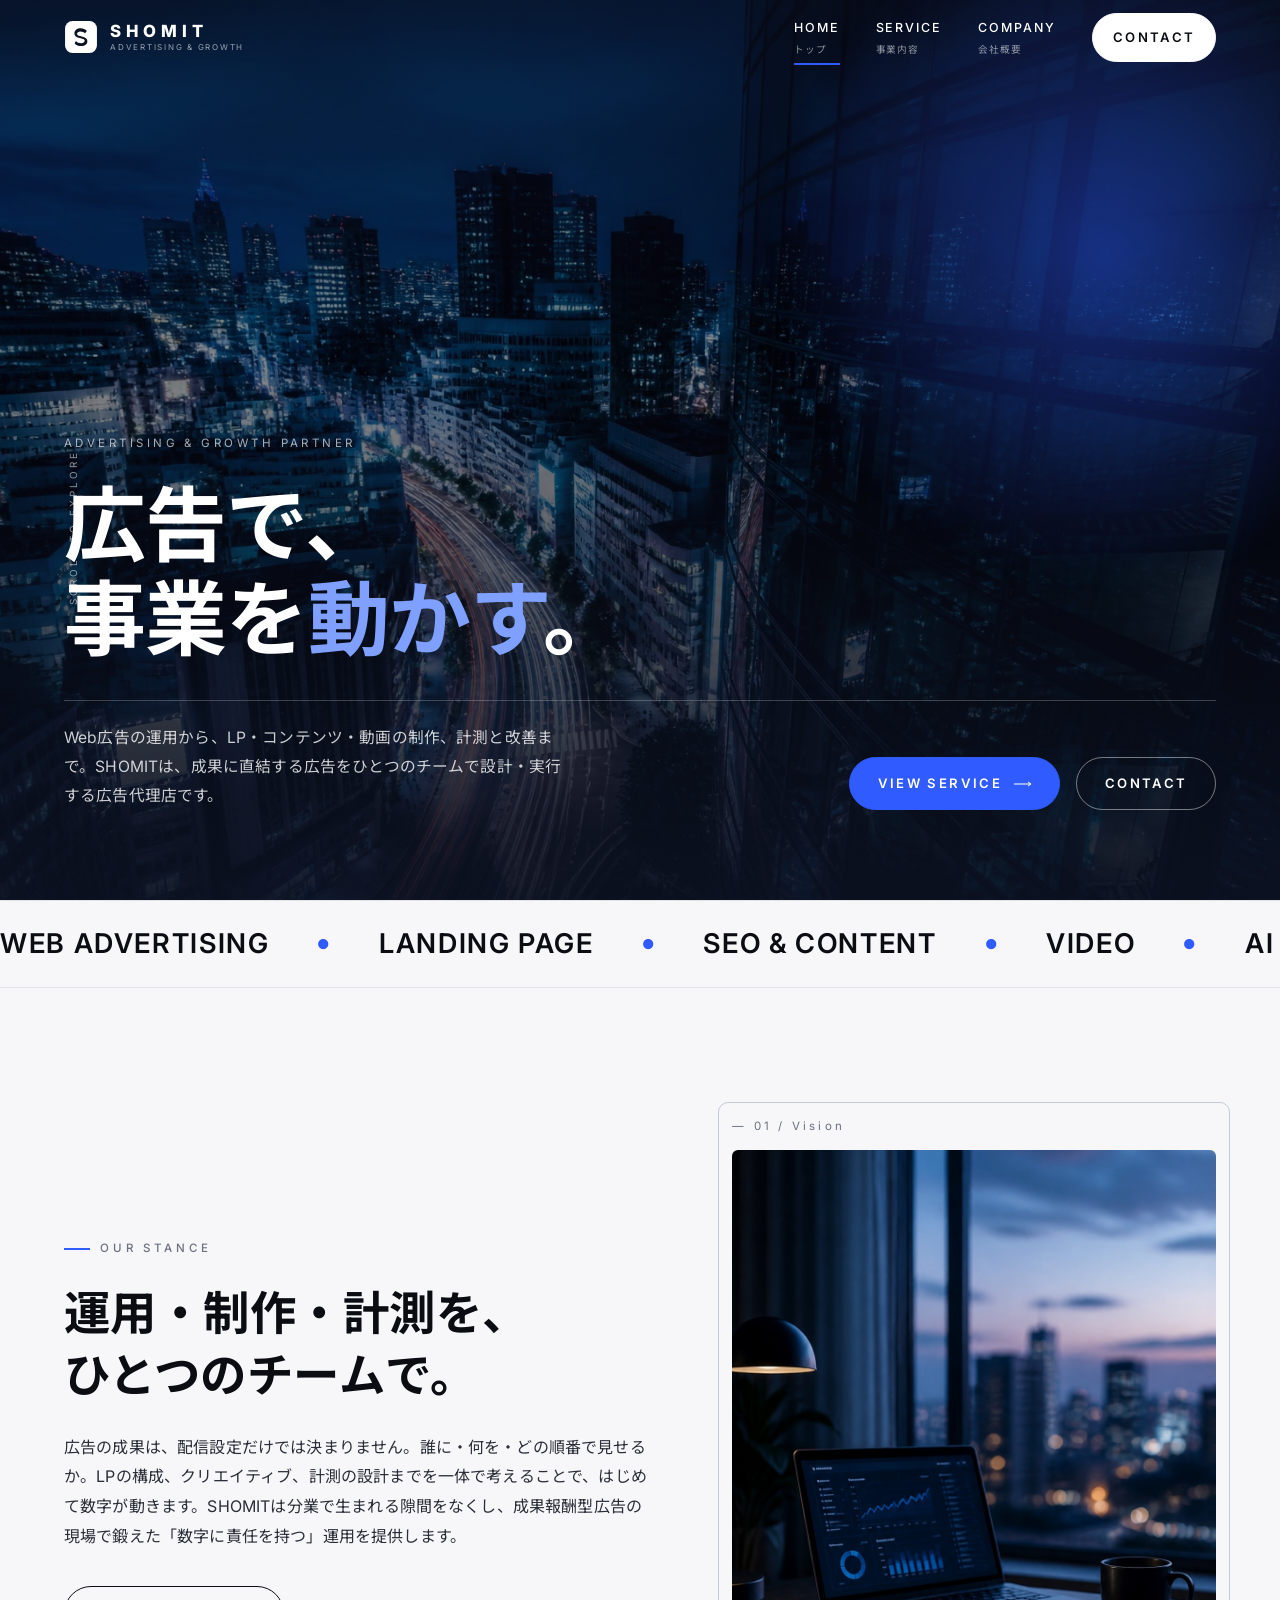
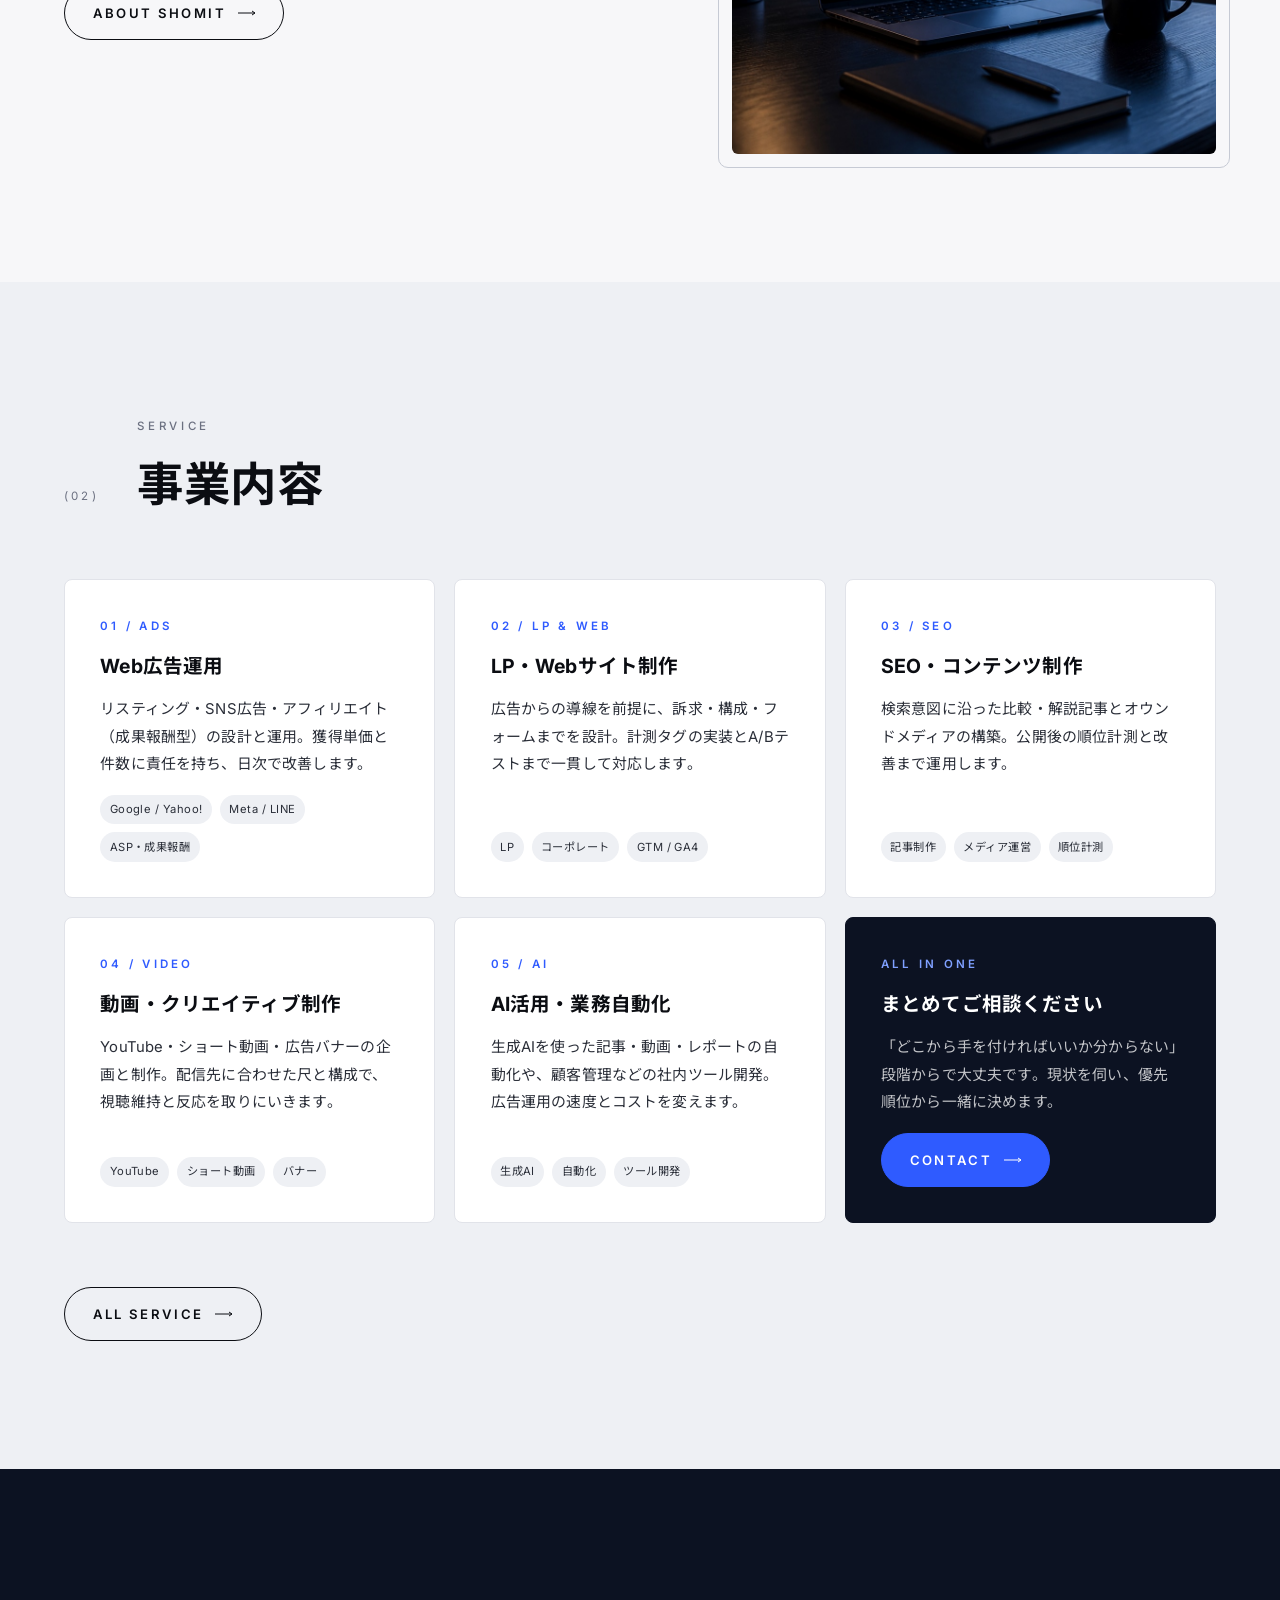
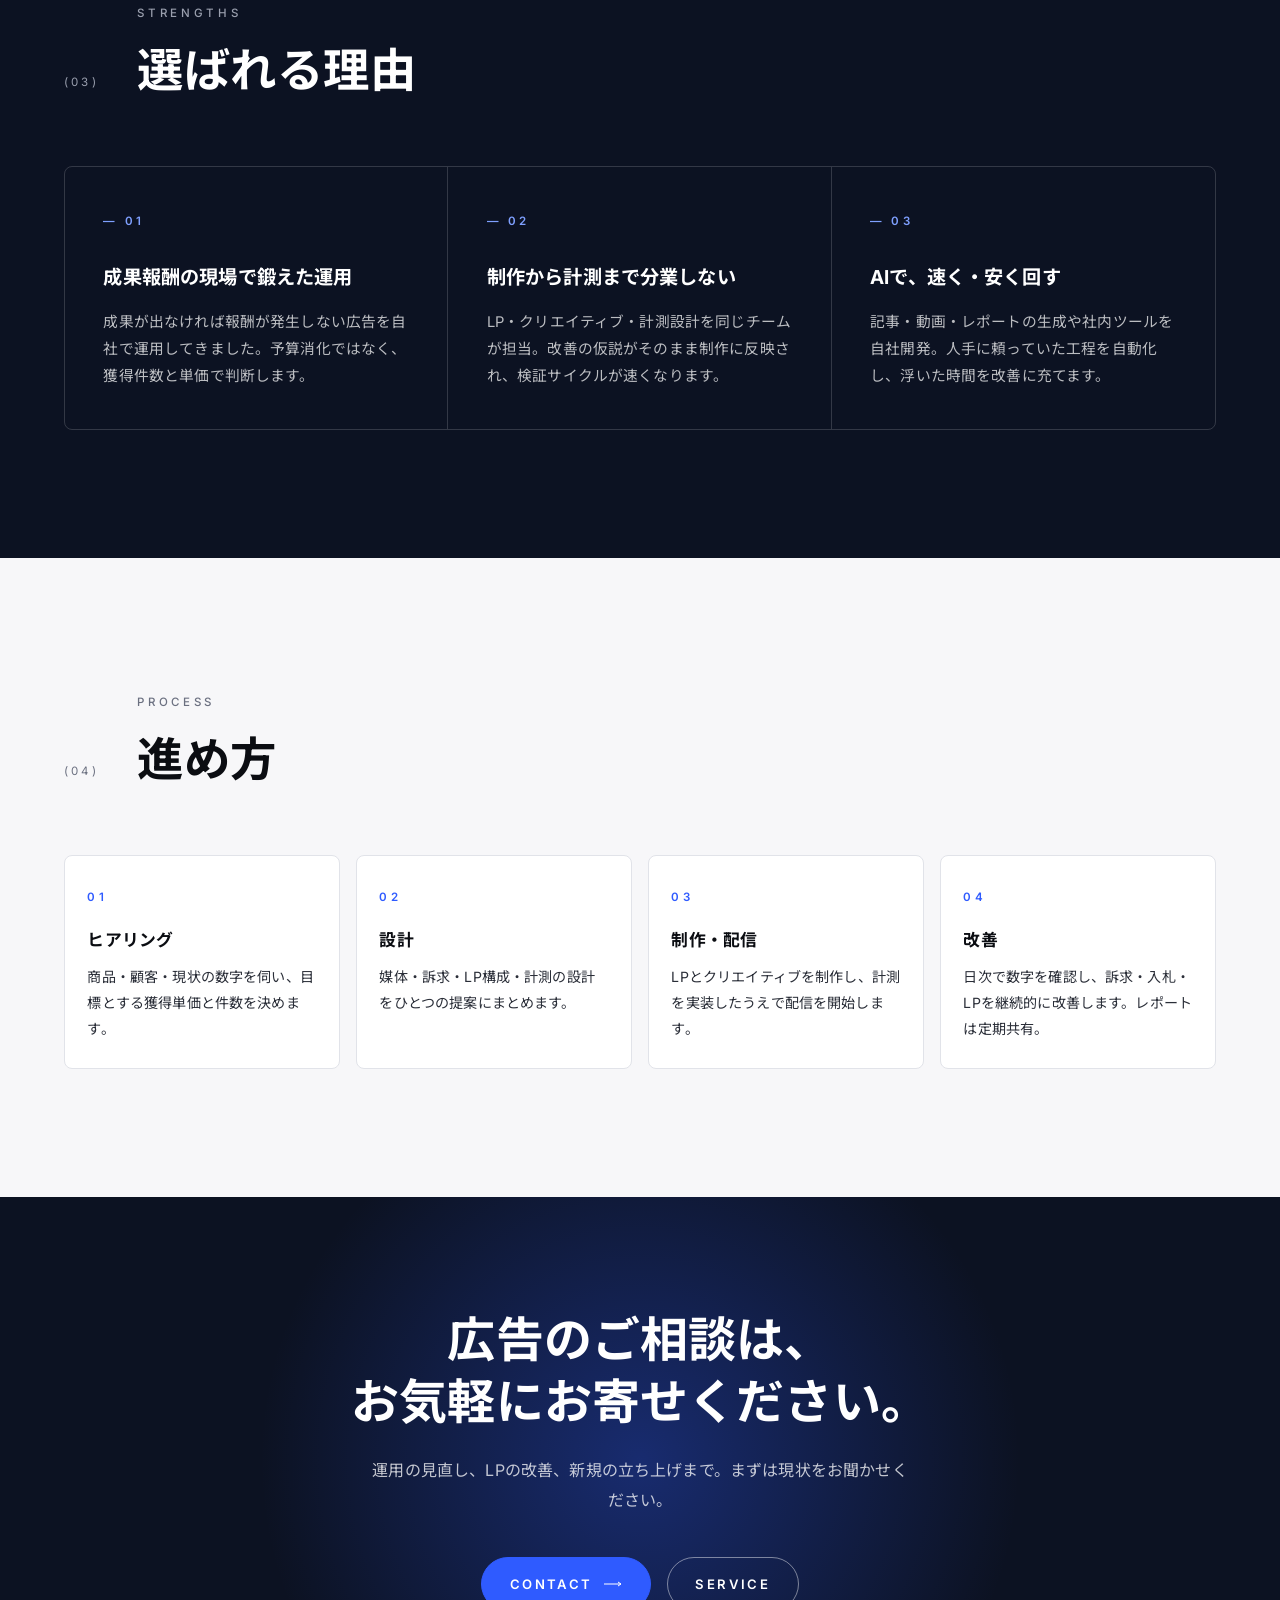
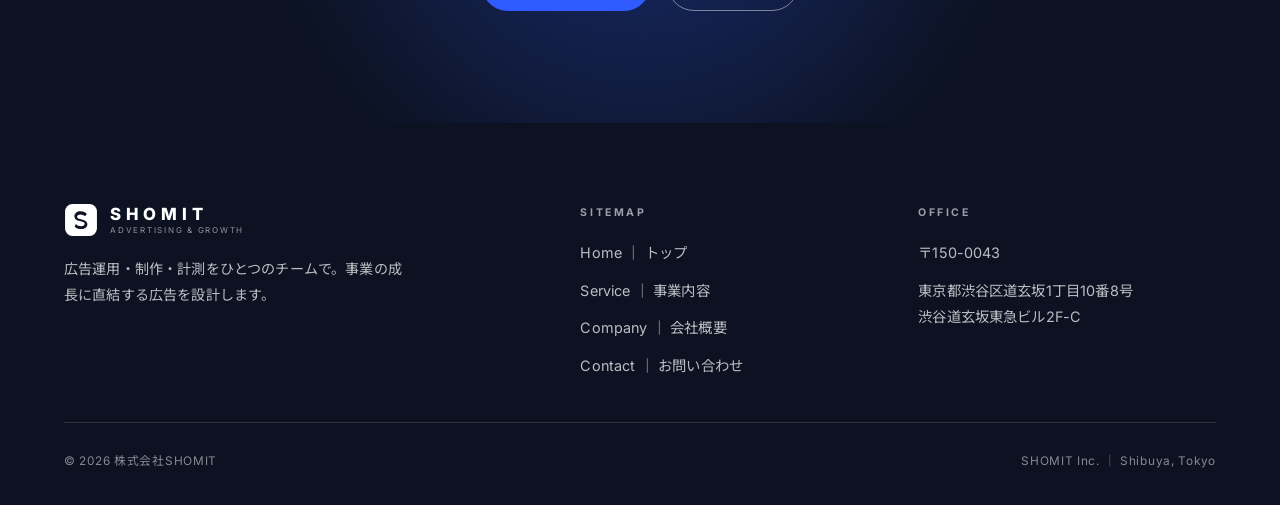
<file: index.html>
<!DOCTYPE html>
<html lang="ja">
<head>
<meta charset="UTF-8">
<meta name="viewport" content="width=device-width, initial-scale=1.0">
<title>株式会社SHOMIT ｜ 広告で、事業を動かす。</title>
<meta name="description" content="株式会社SHOMITは、Web広告運用・LP制作・SEO・動画制作・AI活用を一体で提供する渋谷の広告代理店です。成果に直結する広告を、運用・制作・計測をひとつのチームで設計します。">
<link rel="canonical" href="https://shomit.biz/">
<meta property="og:title" content="株式会社SHOMIT ｜ 広告で、事業を動かす。">
<meta property="og:description" content="株式会社SHOMITは、Web広告運用・LP制作・SEO・動画制作・AI活用を一体で提供する渋谷の広告代理店です。成果に直結する広告を、運用・制作・計測をひとつのチームで設計します。">
<meta property="og:url" content="https://shomit.biz/">
<link rel="preconnect" href="https://fonts.googleapis.com">
<link rel="preconnect" href="https://fonts.gstatic.com" crossorigin>
<link href="https://fonts.googleapis.com/css2?family=Inter:wght@400;500;600;700;800&family=Noto+Sans+JP:wght@400;500;700&display=swap" rel="stylesheet">
<link rel="stylesheet" href="assets/css/style.css">
<link rel="icon" href="assets/img/logo-mark.svg" type="image/svg+xml">
<meta property="og:site_name" content="株式会社SHOMIT">
<meta property="og:type" content="website">
<meta property="og:image" content="https://shomit.biz/assets/img/hero.jpg">
<meta name="twitter:card" content="summary_large_image">
<script type="application/ld+json">
{"@context":"https://schema.org","@type":"Organization","name":"株式会社SHOMIT","alternateName":"SHOMIT Inc.","url":"https://shomit.biz/","logo":"https://shomit.biz/assets/img/logo-mark.svg","founder":{"@type":"Person","name":"木下 翔大"},"foundingDate":"2022-09-30","address":{"@type":"PostalAddress","postalCode":"150-0043","addressRegion":"東京都","addressLocality":"渋谷区","streetAddress":"道玄坂1丁目10番8号 渋谷道玄坂東急ビル2F-C","addressCountry":"JP"}}
</script>
</head>
<body>

<header class="header on-dark" id="header">
  <div class="header__inner">
    <a href="index.html" class="logo" aria-label="SHOMIT ホーム">
      <svg class="logo__mark" viewBox="0 0 64 64" aria-hidden="true"><rect x="2" y="2" width="60" height="60" rx="14" fill="currentColor"/><path d="M20 44c3 3.2 7.4 5 12.4 5 7 0 11.6-3.6 11.6-9 0-5.2-3.6-7.4-10.6-9l-3.2-.7c-4-.9-5.6-2-5.6-4.4 0-2.6 2.4-4.4 6.2-4.4 3.4 0 6.4 1.3 8.8 3.6l3.4-4.6C40.2 17.3 36.2 15.6 31.3 15.6c-7 0-11.7 3.9-11.7 9.4 0 5.3 3.6 7.6 10.2 9.1l3.2.7c4.2.9 5.9 2 5.9 4.4 0 2.8-2.6 4.6-6.6 4.6-3.9 0-7.5-1.7-9.9-4.3L20 44z"/></svg>
      <span class="logo__text"><span class="logo__name">SHOMIT</span><span class="logo__tag">advertising &amp; growth</span></span>
    </a>
    <button class="nav-toggle" id="navToggle" aria-label="メニュー" aria-expanded="false"><span></span><span></span><span></span></button>
    <nav class="nav" id="nav">
      <a class="nav__link" href="index.html" aria-current="page">Home<i>トップ</i></a>
      <a class="nav__link" href="service.html">Service<i>事業内容</i></a>
      <a class="nav__link" href="company.html">Company<i>会社概要</i></a>
      <span class="nav__cta"><a class="btn" href="contact.html">Contact</a></span>
    </nav>
  </div>
</header>

<!-- ===== Hero ===== -->
<section class="hero">
  <div class="hero__media"><img src="assets/img/hero.jpg" alt="" width="1536" height="1024" fetchpriority="high"></div>
  <div class="hero__glow"></div>
  <span class="hero__scrollnote">Scroll to explore</span>
  <div class="container hero__inner">
    <p class="hero__index" data-reveal>Advertising &amp; Growth Partner</p>
    <h1 class="hero__title jp" data-reveal data-delay="1">広告で、<br>事業を<em>動かす</em>。</h1>
    <div class="hero__meta">
      <p class="hero__sub" data-reveal data-delay="2">Web広告の運用から、LP・コンテンツ・動画の制作、計測と改善まで。SHOMITは、成果に直結する広告をひとつのチームで設計・実行する広告代理店です。</p>
      <div class="hero__actions" data-reveal data-delay="2">
        <a class="btn btn--accent" href="service.html">View Service <svg viewBox="0 0 18 6" fill="none"><path d="M0 3h17M14 1l3 2-3 2" stroke="currentColor"/></svg></a>
        <a class="btn btn--ghost-light" href="contact.html">Contact</a>
      </div>
    </div>
  </div>
</section>

<!-- ===== Marquee ===== -->
<div class="marquee" aria-hidden="true">
  <div class="marquee__track"><span>WEB ADVERTISING</span><span>LANDING PAGE</span><span>SEO &amp; CONTENT</span><span>VIDEO</span><span>AI AUTOMATION</span></div>
</div>

<!-- ===== Stance ===== -->
<section class="section">
  <div class="container stance">
    <div class="stance__text" data-reveal>
      <span class="label">Our Stance</span>
      <h2 class="h-sec" style="margin-top:1.4rem;">運用・制作・計測を、<br>ひとつのチームで。</h2>
      <p class="lead" style="margin-top:1.6rem;">広告の成果は、配信設定だけでは決まりません。誰に・何を・どの順番で見せるか。LPの構成、クリエイティブ、計測の設計までを一体で考えることで、はじめて数字が動きます。SHOMITは分業で生まれる隙間をなくし、成果報酬型広告の現場で鍛えた「数字に責任を持つ」運用を提供します。</p>
      <div style="margin-top:2.2rem;"><a class="btn btn--ghost" href="company.html">About SHOMIT <svg viewBox="0 0 18 6" fill="none"><path d="M0 3h17M14 1l3 2-3 2" stroke="currentColor"/></svg></a></div>
    </div>
    <div class="stance__media" data-reveal data-delay="1">
      <p class="stance__no" style="margin-bottom:0.8rem;">— 01 / Vision</p>
      <img src="assets/img/intro.jpg" alt="" width="1024" height="1536" loading="lazy">
    </div>
  </div>
</section>

<!-- ===== Service ===== -->
<section class="section section--bg2">
  <div class="container">
    <div class="section__head" data-reveal>
      <span class="idx">(02)</span>
      <div><span class="label label--plain">Service</span><h2 class="h-sec" style="margin-top:0.8rem;">事業内容</h2></div>
    </div>
    <div class="svc-grid">
      <article class="svc" data-reveal>
        <span class="svc__no">01 / ADS</span>
        <h3 class="svc__t">Web広告運用</h3>
        <p class="svc__d">リスティング・SNS広告・アフィリエイト（成果報酬型）の設計と運用。獲得単価と件数に責任を持ち、日次で改善します。</p>
        <ul class="svc__tags"><li>Google / Yahoo!</li><li>Meta / LINE</li><li>ASP・成果報酬</li></ul>
      </article>
      <article class="svc" data-reveal data-delay="1">
        <span class="svc__no">02 / LP &amp; WEB</span>
        <h3 class="svc__t">LP・Webサイト制作</h3>
        <p class="svc__d">広告からの導線を前提に、訴求・構成・フォームまでを設計。計測タグの実装とA/Bテストまで一貫して対応します。</p>
        <ul class="svc__tags"><li>LP</li><li>コーポレート</li><li>GTM / GA4</li></ul>
      </article>
      <article class="svc" data-reveal data-delay="2">
        <span class="svc__no">03 / SEO</span>
        <h3 class="svc__t">SEO・コンテンツ制作</h3>
        <p class="svc__d">検索意図に沿った比較・解説記事とオウンドメディアの構築。公開後の順位計測と改善まで運用します。</p>
        <ul class="svc__tags"><li>記事制作</li><li>メディア運営</li><li>順位計測</li></ul>
      </article>
      <article class="svc" data-reveal>
        <span class="svc__no">04 / VIDEO</span>
        <h3 class="svc__t">動画・クリエイティブ制作</h3>
        <p class="svc__d">YouTube・ショート動画・広告バナーの企画と制作。配信先に合わせた尺と構成で、視聴維持と反応を取りにいきます。</p>
        <ul class="svc__tags"><li>YouTube</li><li>ショート動画</li><li>バナー</li></ul>
      </article>
      <article class="svc" data-reveal data-delay="1">
        <span class="svc__no">05 / AI</span>
        <h3 class="svc__t">AI活用・業務自動化</h3>
        <p class="svc__d">生成AIを使った記事・動画・レポートの自動化や、顧客管理などの社内ツール開発。広告運用の速度とコストを変えます。</p>
        <ul class="svc__tags"><li>生成AI</li><li>自動化</li><li>ツール開発</li></ul>
      </article>
      <article class="svc" data-reveal data-delay="2" style="background:var(--navy);color:var(--white);border-color:var(--navy);justify-content:center;">
        <span class="svc__no" style="color:var(--accent-2);">ALL IN ONE</span>
        <h3 class="svc__t">まとめてご相談ください</h3>
        <p class="svc__d" style="color:rgba(255,255,255,0.75);">「どこから手を付ければいいか分からない」段階からで大丈夫です。現状を伺い、優先順位から一緒に決めます。</p>
        <div><a class="btn btn--accent" href="contact.html">Contact <svg viewBox="0 0 18 6" fill="none"><path d="M0 3h17M14 1l3 2-3 2" stroke="currentColor"/></svg></a></div>
      </article>
    </div>
    <div style="margin-top:clamp(2.5rem,5vw,4rem);" data-reveal><a class="btn btn--ghost" href="service.html">All Service <svg viewBox="0 0 18 6" fill="none"><path d="M0 3h17M14 1l3 2-3 2" stroke="currentColor"/></svg></a></div>
  </div>
</section>

<!-- ===== Strengths ===== -->
<section class="section section--dark">
  <div class="container">
    <div class="section__head" data-reveal>
      <span class="idx" style="color:var(--mute-2);">(03)</span>
      <div><span class="label label--plain">Strengths</span><h2 class="h-sec" style="margin-top:0.8rem;">選ばれる理由</h2></div>
    </div>
    <div class="strengths" data-reveal>
      <div class="strength">
        <span class="strength__no">— 01</span>
        <h3 class="strength__t">成果報酬の現場で鍛えた運用</h3>
        <p class="strength__d">成果が出なければ報酬が発生しない広告を自社で運用してきました。予算消化ではなく、獲得件数と単価で判断します。</p>
      </div>
      <div class="strength">
        <span class="strength__no">— 02</span>
        <h3 class="strength__t">制作から計測まで分業しない</h3>
        <p class="strength__d">LP・クリエイティブ・計測設計を同じチームが担当。改善の仮説がそのまま制作に反映され、検証サイクルが速くなります。</p>
      </div>
      <div class="strength">
        <span class="strength__no">— 03</span>
        <h3 class="strength__t">AIで、速く・安く回す</h3>
        <p class="strength__d">記事・動画・レポートの生成や社内ツールを自社開発。人手に頼っていた工程を自動化し、浮いた時間を改善に充てます。</p>
      </div>
    </div>
  </div>
</section>

<!-- ===== Process ===== -->
<section class="section">
  <div class="container">
    <div class="section__head" data-reveal>
      <span class="idx">(04)</span>
      <div><span class="label label--plain">Process</span><h2 class="h-sec" style="margin-top:0.8rem;">進め方</h2></div>
    </div>
    <div class="process" data-reveal>
      <div class="step"><h3 class="step__t">ヒアリング</h3><p class="step__d">商品・顧客・現状の数字を伺い、目標とする獲得単価と件数を決めます。</p></div>
      <div class="step"><h3 class="step__t">設計</h3><p class="step__d">媒体・訴求・LP構成・計測の設計をひとつの提案にまとめます。</p></div>
      <div class="step"><h3 class="step__t">制作・配信</h3><p class="step__d">LPとクリエイティブを制作し、計測を実装したうえで配信を開始します。</p></div>
      <div class="step"><h3 class="step__t">改善</h3><p class="step__d">日次で数字を確認し、訴求・入札・LPを継続的に改善します。レポートは定期共有。</p></div>
    </div>
  </div>
</section>

<!-- ===== CTA ===== -->
<section class="cta">
  <div class="cta__glow"></div>
  <div class="container cta__inner">
    <h2 class="cta__t" data-reveal>広告のご相談は、<br>お気軽にお寄せください。</h2>
    <p class="cta__d" data-reveal data-delay="1">運用の見直し、LPの改善、新規の立ち上げまで。まずは現状をお聞かせください。</p>
    <div class="cta__actions" data-reveal data-delay="2">
      <a class="btn btn--accent" href="contact.html">Contact <svg viewBox="0 0 18 6" fill="none"><path d="M0 3h17M14 1l3 2-3 2" stroke="currentColor"/></svg></a>
      <a class="btn btn--ghost-light" href="service.html">Service</a>
    </div>
  </div>
</section>

<footer class="footer">
  <div class="container">
    <div class="footer__top">
      <div class="footer__brand">
        <a href="index.html" class="logo">
          <svg class="logo__mark" viewBox="0 0 64 64" aria-hidden="true"><rect x="2" y="2" width="60" height="60" rx="14" fill="currentColor"/><path d="M20 44c3 3.2 7.4 5 12.4 5 7 0 11.6-3.6 11.6-9 0-5.2-3.6-7.4-10.6-9l-3.2-.7c-4-.9-5.6-2-5.6-4.4 0-2.6 2.4-4.4 6.2-4.4 3.4 0 6.4 1.3 8.8 3.6l3.4-4.6C40.2 17.3 36.2 15.6 31.3 15.6c-7 0-11.7 3.9-11.7 9.4 0 5.3 3.6 7.6 10.2 9.1l3.2.7c4.2.9 5.9 2 5.9 4.4 0 2.8-2.6 4.6-6.6 4.6-3.9 0-7.5-1.7-9.9-4.3L20 44z"/></svg>
          <span class="logo__text"><span class="logo__name">SHOMIT</span><span class="logo__tag">advertising &amp; growth</span></span>
        </a>
        <p class="footer__tagline">広告運用・制作・計測をひとつのチームで。事業の成長に直結する広告を設計します。</p>
      </div>
      <div class="footer__col">
        <h4>Sitemap</h4>
        <ul>
          <li><a href="index.html">Home ｜ トップ</a></li>
          <li><a href="service.html">Service ｜ 事業内容</a></li>
          <li><a href="company.html">Company ｜ 会社概要</a></li>
          <li><a href="contact.html">Contact ｜ お問い合わせ</a></li>
        </ul>
      </div>
      <div class="footer__col">
        <h4>Office</h4>
        <ul>
          <li>〒150-0043</li>
          <li>東京都渋谷区道玄坂1丁目10番8号<br>渋谷道玄坂東急ビル2F-C</li>
        </ul>
      </div>
    </div>
    <div class="footer__bottom">
      <span>&copy; 2026 株式会社SHOMIT</span>
      <span>SHOMIT Inc. ｜ Shibuya, Tokyo</span>
    </div>
  </div>
</footer>
<script src="assets/js/main.js"></script>
</body>
</html>
</file>
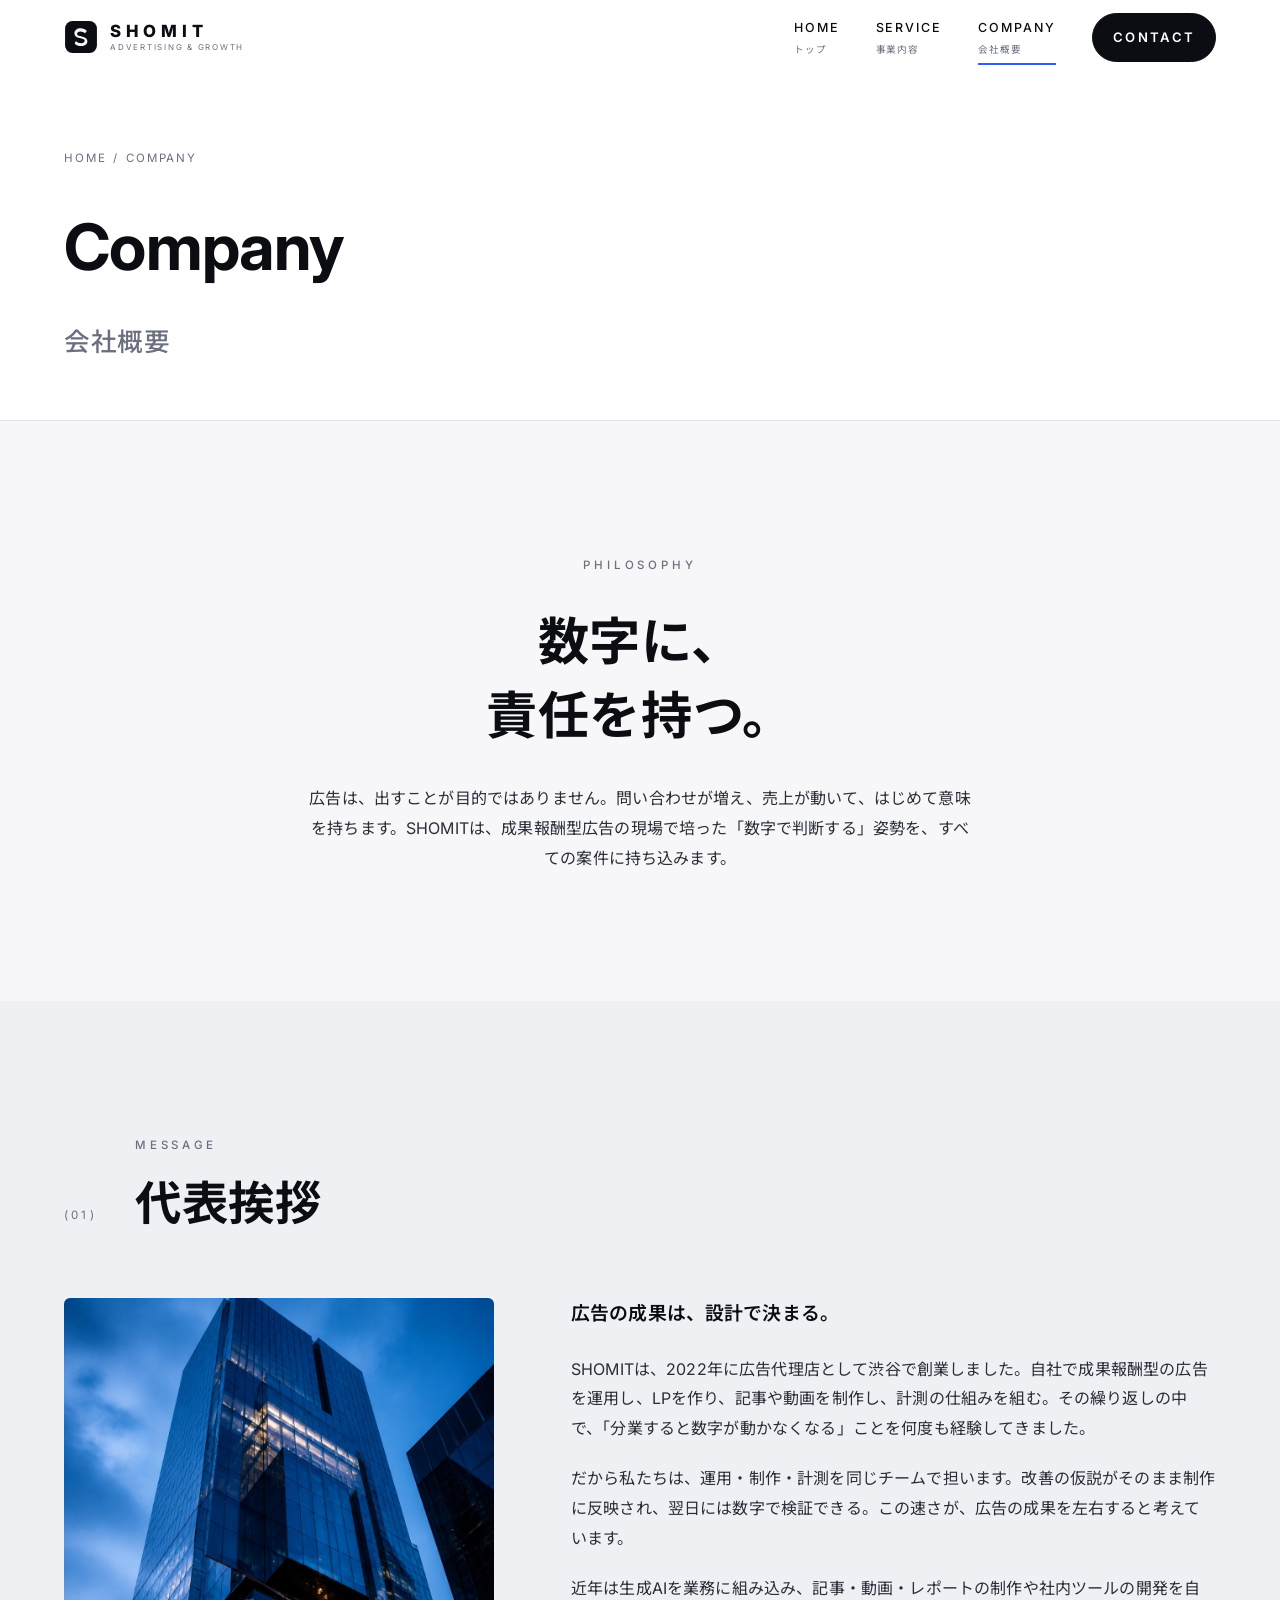
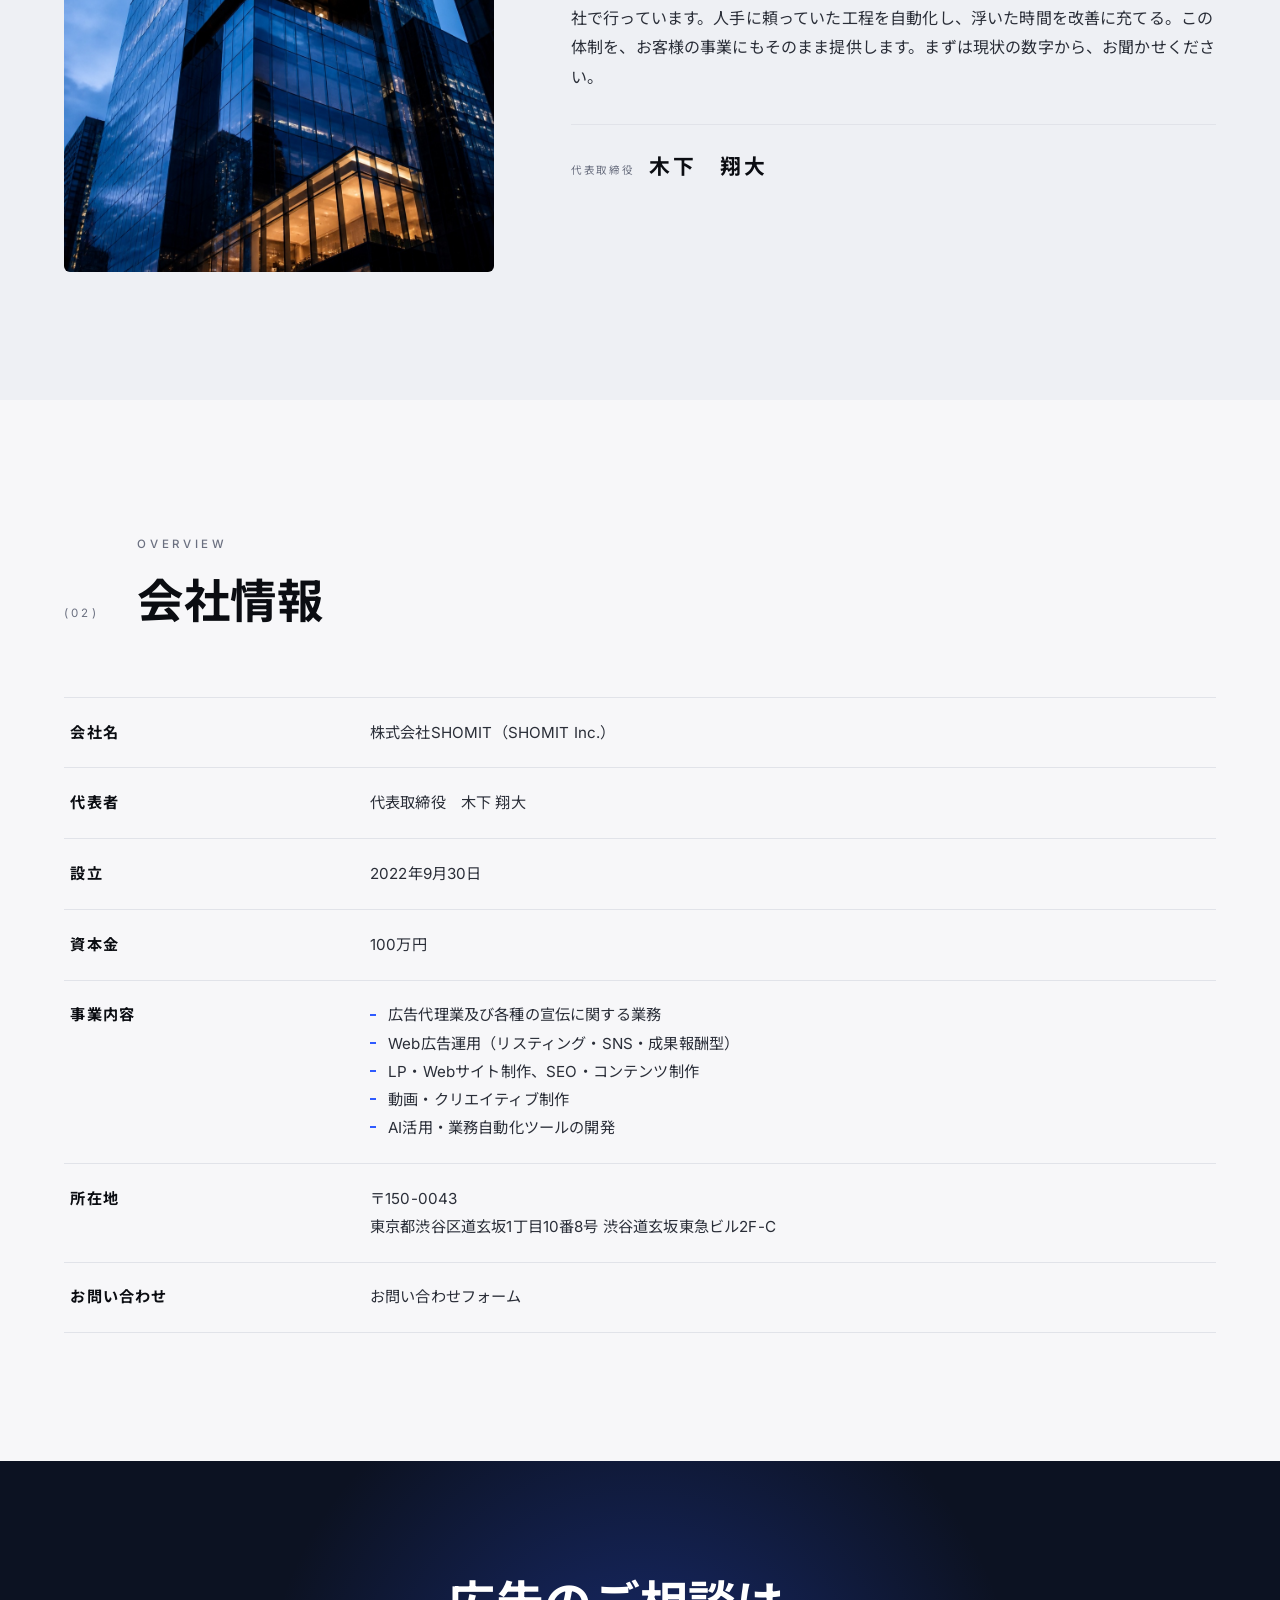
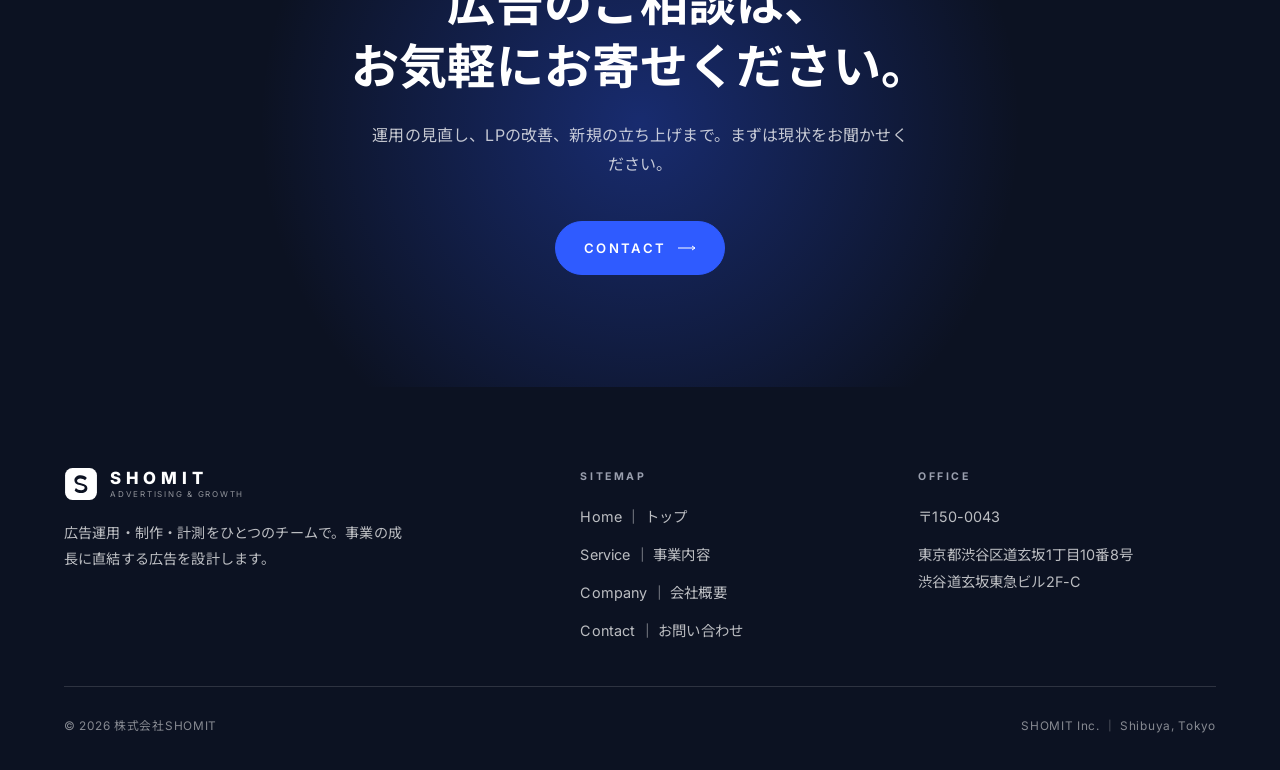
<file: company.html>
<!DOCTYPE html>
<html lang="ja">
<head>
<meta charset="UTF-8">
<meta name="viewport" content="width=device-width, initial-scale=1.0">
<title>会社概要 ｜ 株式会社SHOMIT</title>
<meta name="description" content="株式会社SHOMITの会社概要・代表挨拶。東京都渋谷区道玄坂の広告代理店。代表取締役 木下翔大。">
<link rel="canonical" href="https://shomit.biz/company.html">
<meta property="og:title" content="会社概要 ｜ 株式会社SHOMIT">
<meta property="og:description" content="株式会社SHOMITの会社概要・代表挨拶。東京都渋谷区道玄坂の広告代理店。代表取締役 木下翔大。">
<meta property="og:url" content="https://shomit.biz/company.html">
<link rel="preconnect" href="https://fonts.googleapis.com">
<link rel="preconnect" href="https://fonts.gstatic.com" crossorigin>
<link href="https://fonts.googleapis.com/css2?family=Inter:wght@400;500;600;700;800&family=Noto+Sans+JP:wght@400;500;700&display=swap" rel="stylesheet">
<link rel="stylesheet" href="assets/css/style.css">
<link rel="icon" href="assets/img/logo-mark.svg" type="image/svg+xml">
<meta property="og:site_name" content="株式会社SHOMIT">
<meta property="og:type" content="website">
<meta property="og:image" content="https://shomit.biz/assets/img/hero.jpg">
<meta name="twitter:card" content="summary_large_image">
</head>
<body>

<header class="header" id="header">
  <div class="header__inner">
    <a href="index.html" class="logo" aria-label="SHOMIT ホーム">
      <svg class="logo__mark" viewBox="0 0 64 64" aria-hidden="true"><rect x="2" y="2" width="60" height="60" rx="14" fill="currentColor"/><path d="M20 44c3 3.2 7.4 5 12.4 5 7 0 11.6-3.6 11.6-9 0-5.2-3.6-7.4-10.6-9l-3.2-.7c-4-.9-5.6-2-5.6-4.4 0-2.6 2.4-4.4 6.2-4.4 3.4 0 6.4 1.3 8.8 3.6l3.4-4.6C40.2 17.3 36.2 15.6 31.3 15.6c-7 0-11.7 3.9-11.7 9.4 0 5.3 3.6 7.6 10.2 9.1l3.2.7c4.2.9 5.9 2 5.9 4.4 0 2.8-2.6 4.6-6.6 4.6-3.9 0-7.5-1.7-9.9-4.3L20 44z"/></svg>
      <span class="logo__text"><span class="logo__name">SHOMIT</span><span class="logo__tag">advertising &amp; growth</span></span>
    </a>
    <button class="nav-toggle" id="navToggle" aria-label="メニュー" aria-expanded="false"><span></span><span></span><span></span></button>
    <nav class="nav" id="nav">
      <a class="nav__link" href="index.html">Home<i>トップ</i></a>
      <a class="nav__link" href="service.html">Service<i>事業内容</i></a>
      <a class="nav__link" href="company.html" aria-current="page">Company<i>会社概要</i></a>
      <span class="nav__cta"><a class="btn" href="contact.html">Contact</a></span>
    </nav>
  </div>
</header>

<section class="page-hero">
  <div class="container">
    <p class="crumb"><a href="index.html">Home</a><span>/</span>Company</p>
    <h1 class="page-hero__title">Company<span class="jp">会社概要</span></h1>
  </div>
</section>

<section class="section">
  <div class="container">
    <div class="philo" data-reveal>
      <span class="label label--plain" style="letter-spacing:0.34em;">Philosophy</span>
      <p class="philo__big" style="margin-top:1.6rem;">数字に、<br>責任を持つ。</p>
      <p class="philo__d">広告は、出すことが目的ではありません。問い合わせが増え、売上が動いて、はじめて意味を持ちます。SHOMITは、成果報酬型広告の現場で培った「数字で判断する」姿勢を、すべての案件に持ち込みます。</p>
    </div>
  </div>
</section>

<section class="section section--bg2">
  <div class="container">
    <div class="section__head" data-reveal>
      <span class="idx">(01)</span>
      <div><span class="label label--plain">Message</span><h2 class="h-sec" style="margin-top:0.8rem;">代表挨拶</h2></div>
    </div>
    <div class="message">
      <div class="message__media" data-reveal>
        <img src="assets/img/office.jpg" alt="" width="1024" height="1536" loading="lazy">
      </div>
      <div class="message__body" data-reveal data-delay="1">
        <p class="em">広告の成果は、設計で決まる。</p>
        <p>SHOMITは、2022年に広告代理店として渋谷で創業しました。自社で成果報酬型の広告を運用し、LPを作り、記事や動画を制作し、計測の仕組みを組む。その繰り返しの中で、「分業すると数字が動かなくなる」ことを何度も経験してきました。</p>
        <p>だから私たちは、運用・制作・計測を同じチームで担います。改善の仮説がそのまま制作に反映され、翌日には数字で検証できる。この速さが、広告の成果を左右すると考えています。</p>
        <p>近年は生成AIを業務に組み込み、記事・動画・レポートの制作や社内ツールの開発を自社で行っています。人手に頼っていた工程を自動化し、浮いた時間を改善に充てる。この体制を、お客様の事業にもそのまま提供します。まずは現状の数字から、お聞かせください。</p>
        <div class="message__sign"><small>代表取締役</small><strong>木下　翔大</strong></div>
      </div>
    </div>
  </div>
</section>

<section class="section">
  <div class="container">
    <div class="section__head" data-reveal>
      <span class="idx">(02)</span>
      <div><span class="label label--plain">Overview</span><h2 class="h-sec" style="margin-top:0.8rem;">会社情報</h2></div>
    </div>
    <div data-reveal data-delay="1">
      <table class="info">
        <tbody>
          <tr><th>会社名</th><td>株式会社SHOMIT（SHOMIT Inc.）</td></tr>
          <tr><th>代表者</th><td>代表取締役　木下 翔大</td></tr>
          <tr><th>設立</th><td>2022年9月30日</td></tr>
          <tr><th>資本金</th><td>100万円</td></tr>
          <tr><th>事業内容</th><td><ul><li>広告代理業及び各種の宣伝に関する業務</li><li>Web広告運用（リスティング・SNS・成果報酬型）</li><li>LP・Webサイト制作、SEO・コンテンツ制作</li><li>動画・クリエイティブ制作</li><li>AI活用・業務自動化ツールの開発</li></ul></td></tr>
          <tr><th>所在地</th><td>〒150-0043<br>東京都渋谷区道玄坂1丁目10番8号 渋谷道玄坂東急ビル2F-C</td></tr>
          <tr><th>お問い合わせ</th><td><a href="contact.html">お問い合わせフォーム</a></td></tr>
        </tbody>
      </table>
    </div>
  </div>
</section>

<section class="cta">
  <div class="cta__glow"></div>
  <div class="container cta__inner">
    <h2 class="cta__t" data-reveal>広告のご相談は、<br>お気軽にお寄せください。</h2>
    <p class="cta__d" data-reveal data-delay="1">運用の見直し、LPの改善、新規の立ち上げまで。まずは現状をお聞かせください。</p>
    <div class="cta__actions" data-reveal data-delay="2">
      <a class="btn btn--accent" href="contact.html">Contact <svg viewBox="0 0 18 6" fill="none"><path d="M0 3h17M14 1l3 2-3 2" stroke="currentColor"/></svg></a>
    </div>
  </div>
</section>

<footer class="footer">
  <div class="container">
    <div class="footer__top">
      <div class="footer__brand">
        <a href="index.html" class="logo">
          <svg class="logo__mark" viewBox="0 0 64 64" aria-hidden="true"><rect x="2" y="2" width="60" height="60" rx="14" fill="currentColor"/><path d="M20 44c3 3.2 7.4 5 12.4 5 7 0 11.6-3.6 11.6-9 0-5.2-3.6-7.4-10.6-9l-3.2-.7c-4-.9-5.6-2-5.6-4.4 0-2.6 2.4-4.4 6.2-4.4 3.4 0 6.4 1.3 8.8 3.6l3.4-4.6C40.2 17.3 36.2 15.6 31.3 15.6c-7 0-11.7 3.9-11.7 9.4 0 5.3 3.6 7.6 10.2 9.1l3.2.7c4.2.9 5.9 2 5.9 4.4 0 2.8-2.6 4.6-6.6 4.6-3.9 0-7.5-1.7-9.9-4.3L20 44z"/></svg>
          <span class="logo__text"><span class="logo__name">SHOMIT</span><span class="logo__tag">advertising &amp; growth</span></span>
        </a>
        <p class="footer__tagline">広告運用・制作・計測をひとつのチームで。事業の成長に直結する広告を設計します。</p>
      </div>
      <div class="footer__col">
        <h4>Sitemap</h4>
        <ul>
          <li><a href="index.html">Home ｜ トップ</a></li>
          <li><a href="service.html">Service ｜ 事業内容</a></li>
          <li><a href="company.html">Company ｜ 会社概要</a></li>
          <li><a href="contact.html">Contact ｜ お問い合わせ</a></li>
        </ul>
      </div>
      <div class="footer__col">
        <h4>Office</h4>
        <ul>
          <li>〒150-0043</li>
          <li>東京都渋谷区道玄坂1丁目10番8号<br>渋谷道玄坂東急ビル2F-C</li>
        </ul>
      </div>
    </div>
    <div class="footer__bottom">
      <span>&copy; 2026 株式会社SHOMIT</span>
      <span>SHOMIT Inc. ｜ Shibuya, Tokyo</span>
    </div>
  </div>
</footer>
<script src="assets/js/main.js"></script>
</body>
</html>
</file>
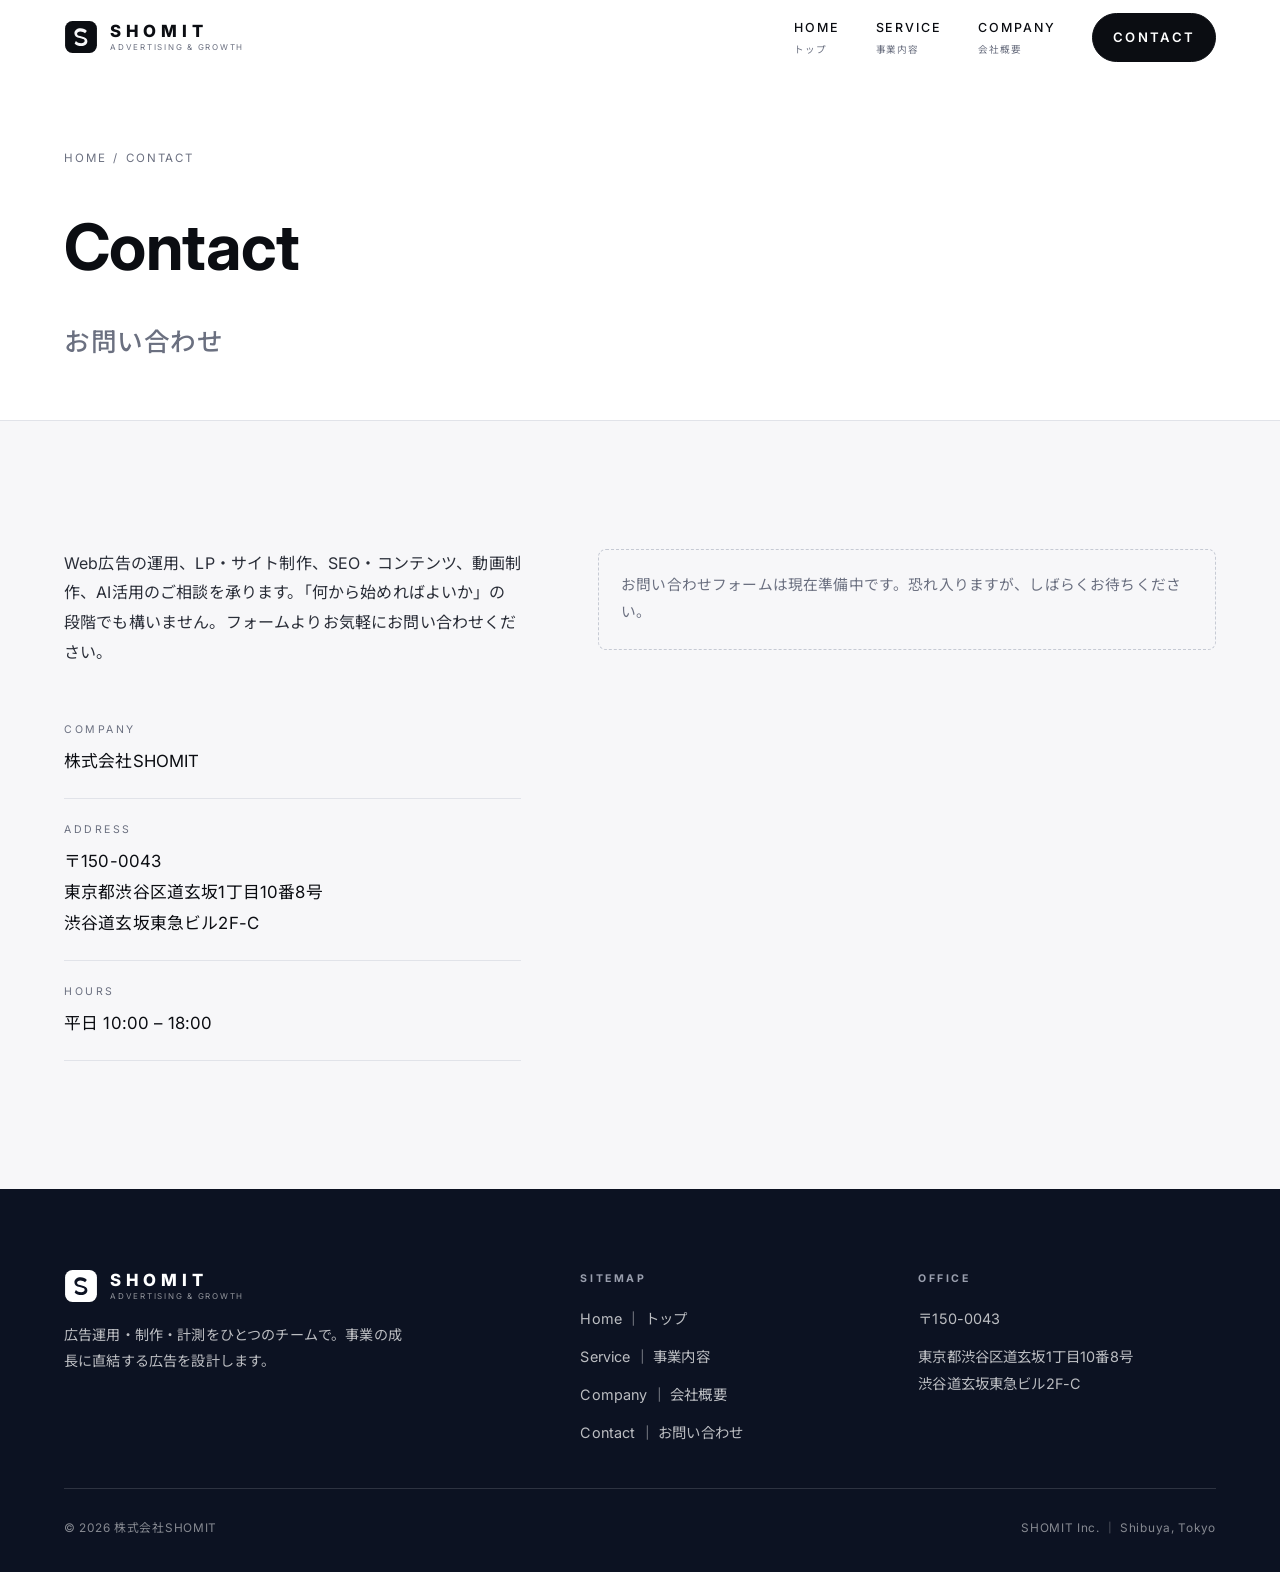
<file: contact.html>
<!DOCTYPE html>
<html lang="ja">
<head>
<meta charset="UTF-8">
<meta name="viewport" content="width=device-width, initial-scale=1.0">
<title>お問い合わせ ｜ 株式会社SHOMIT</title>
<meta name="description" content="Web広告・LP制作・SEO・動画・AI活用のご相談は株式会社SHOMITへ。お問い合わせフォームよりご連絡ください。">
<link rel="canonical" href="https://shomit.biz/contact.html">
<meta property="og:title" content="お問い合わせ ｜ 株式会社SHOMIT">
<meta property="og:description" content="Web広告・LP制作・SEO・動画・AI活用のご相談は株式会社SHOMITへ。お問い合わせフォームよりご連絡ください。">
<meta property="og:url" content="https://shomit.biz/contact.html">
<link rel="preconnect" href="https://fonts.googleapis.com">
<link rel="preconnect" href="https://fonts.gstatic.com" crossorigin>
<link href="https://fonts.googleapis.com/css2?family=Inter:wght@400;500;600;700;800&family=Noto+Sans+JP:wght@400;500;700&display=swap" rel="stylesheet">
<link rel="stylesheet" href="assets/css/style.css">
<link rel="icon" href="assets/img/logo-mark.svg" type="image/svg+xml">
<meta property="og:site_name" content="株式会社SHOMIT">
<meta property="og:type" content="website">
<meta property="og:image" content="https://shomit.biz/assets/img/hero.jpg">
<meta name="twitter:card" content="summary_large_image">
</head>
<body>

<header class="header" id="header">
  <div class="header__inner">
    <a href="index.html" class="logo" aria-label="SHOMIT ホーム">
      <svg class="logo__mark" viewBox="0 0 64 64" aria-hidden="true"><rect x="2" y="2" width="60" height="60" rx="14" fill="currentColor"/><path d="M20 44c3 3.2 7.4 5 12.4 5 7 0 11.6-3.6 11.6-9 0-5.2-3.6-7.4-10.6-9l-3.2-.7c-4-.9-5.6-2-5.6-4.4 0-2.6 2.4-4.4 6.2-4.4 3.4 0 6.4 1.3 8.8 3.6l3.4-4.6C40.2 17.3 36.2 15.6 31.3 15.6c-7 0-11.7 3.9-11.7 9.4 0 5.3 3.6 7.6 10.2 9.1l3.2.7c4.2.9 5.9 2 5.9 4.4 0 2.8-2.6 4.6-6.6 4.6-3.9 0-7.5-1.7-9.9-4.3L20 44z"/></svg>
      <span class="logo__text"><span class="logo__name">SHOMIT</span><span class="logo__tag">advertising &amp; growth</span></span>
    </a>
    <button class="nav-toggle" id="navToggle" aria-label="メニュー" aria-expanded="false"><span></span><span></span><span></span></button>
    <nav class="nav" id="nav">
      <a class="nav__link" href="index.html">Home<i>トップ</i></a>
      <a class="nav__link" href="service.html">Service<i>事業内容</i></a>
      <a class="nav__link" href="company.html">Company<i>会社概要</i></a>
      <span class="nav__cta"><a class="btn" href="contact.html" aria-current="page">Contact</a></span>
    </nav>
  </div>
</header>

<section class="page-hero">
  <div class="container">
    <p class="crumb"><a href="index.html">Home</a><span>/</span>Contact</p>
    <h1 class="page-hero__title">Contact<span class="jp">お問い合わせ</span></h1>
  </div>
</section>

<section class="section">
  <div class="container contact-grid">
    <div data-reveal>
      <p class="lead" style="margin-bottom:2rem;">Web広告の運用、LP・サイト制作、SEO・コンテンツ、動画制作、AI活用のご相談を承ります。「何から始めればよいか」の段階でも構いません。フォームよりお気軽にお問い合わせください。</p>
      <div class="cinfo__item"><div class="cinfo__l">Company</div><div class="cinfo__v">株式会社SHOMIT</div></div>
      <div class="cinfo__item"><div class="cinfo__l">Address</div><div class="cinfo__v">〒150-0043<br>東京都渋谷区道玄坂1丁目10番8号<br>渋谷道玄坂東急ビル2F-C</div></div>
      <div class="cinfo__item"><div class="cinfo__l">Hours</div><div class="cinfo__v">平日 10:00 – 18:00</div></div>
    </div>

    <div data-reveal data-delay="1">
      <div class="form__pending" id="formPending" hidden>お問い合わせフォームは現在準備中です。恐れ入りますが、しばらくお待ちください。</div>
      <form class="form" id="contactForm" novalidate>
        <div class="form__msg" id="formMsg">メールソフトが起動します。内容をご確認のうえ送信してください。届かない場合はお手数ですが再度お試しください。</div>
        <div class="frow">
          <label for="name">お名前 <span class="req">*</span></label>
          <input type="text" id="name" name="name" required autocomplete="name" placeholder="山田 太郎">
        </div>
        <div class="frow">
          <label for="company">会社名</label>
          <input type="text" id="company" name="company" autocomplete="organization" placeholder="株式会社〇〇">
        </div>
        <div class="frow frow--split">
          <div class="frow"><label for="email">メール <span class="req">*</span></label><input type="email" id="email" name="email" required autocomplete="email" placeholder="example@mail.com"></div>
          <div class="frow"><label for="tel">電話番号</label><input type="tel" id="tel" name="tel" autocomplete="tel" placeholder="090-0000-0000"></div>
        </div>
        <div class="frow">
          <label for="category">お問い合わせ種別</label>
          <select id="category" name="category">
            <option value="Web広告運用">Web広告運用</option>
            <option value="LP・Webサイト制作">LP・Webサイト制作</option>
            <option value="SEO・コンテンツ制作">SEO・コンテンツ制作</option>
            <option value="動画・クリエイティブ制作">動画・クリエイティブ制作</option>
            <option value="AI活用・業務自動化">AI活用・業務自動化</option>
            <option value="その他">その他</option>
          </select>
        </div>
        <div class="frow">
          <label for="message">お問い合わせ内容 <span class="req">*</span></label>
          <textarea id="message" name="message" required placeholder="ご相談内容をご記入ください。"></textarea>
        </div>
        <p class="form__note">※ 送信ボタンを押すとメールソフトが起動し、入力内容が本文に入った状態で開きます。</p>
        <button type="submit" class="btn form__submit">Send <svg viewBox="0 0 18 6" fill="none"><path d="M0 3h17M14 1l3 2-3 2" stroke="currentColor"/></svg></button>
      </form>
    </div>
  </div>
</section>

<footer class="footer">
  <div class="container">
    <div class="footer__top">
      <div class="footer__brand">
        <a href="index.html" class="logo">
          <svg class="logo__mark" viewBox="0 0 64 64" aria-hidden="true"><rect x="2" y="2" width="60" height="60" rx="14" fill="currentColor"/><path d="M20 44c3 3.2 7.4 5 12.4 5 7 0 11.6-3.6 11.6-9 0-5.2-3.6-7.4-10.6-9l-3.2-.7c-4-.9-5.6-2-5.6-4.4 0-2.6 2.4-4.4 6.2-4.4 3.4 0 6.4 1.3 8.8 3.6l3.4-4.6C40.2 17.3 36.2 15.6 31.3 15.6c-7 0-11.7 3.9-11.7 9.4 0 5.3 3.6 7.6 10.2 9.1l3.2.7c4.2.9 5.9 2 5.9 4.4 0 2.8-2.6 4.6-6.6 4.6-3.9 0-7.5-1.7-9.9-4.3L20 44z"/></svg>
          <span class="logo__text"><span class="logo__name">SHOMIT</span><span class="logo__tag">advertising &amp; growth</span></span>
        </a>
        <p class="footer__tagline">広告運用・制作・計測をひとつのチームで。事業の成長に直結する広告を設計します。</p>
      </div>
      <div class="footer__col">
        <h4>Sitemap</h4>
        <ul>
          <li><a href="index.html">Home ｜ トップ</a></li>
          <li><a href="service.html">Service ｜ 事業内容</a></li>
          <li><a href="company.html">Company ｜ 会社概要</a></li>
          <li><a href="contact.html">Contact ｜ お問い合わせ</a></li>
        </ul>
      </div>
      <div class="footer__col">
        <h4>Office</h4>
        <ul>
          <li>〒150-0043</li>
          <li>東京都渋谷区道玄坂1丁目10番8号<br>渋谷道玄坂東急ビル2F-C</li>
        </ul>
      </div>
    </div>
    <div class="footer__bottom">
      <span>&copy; 2026 株式会社SHOMIT</span>
      <span>SHOMIT Inc. ｜ Shibuya, Tokyo</span>
    </div>
  </div>
</footer>
<script src="assets/js/main.js"></script>
</body>
</html>
</file>
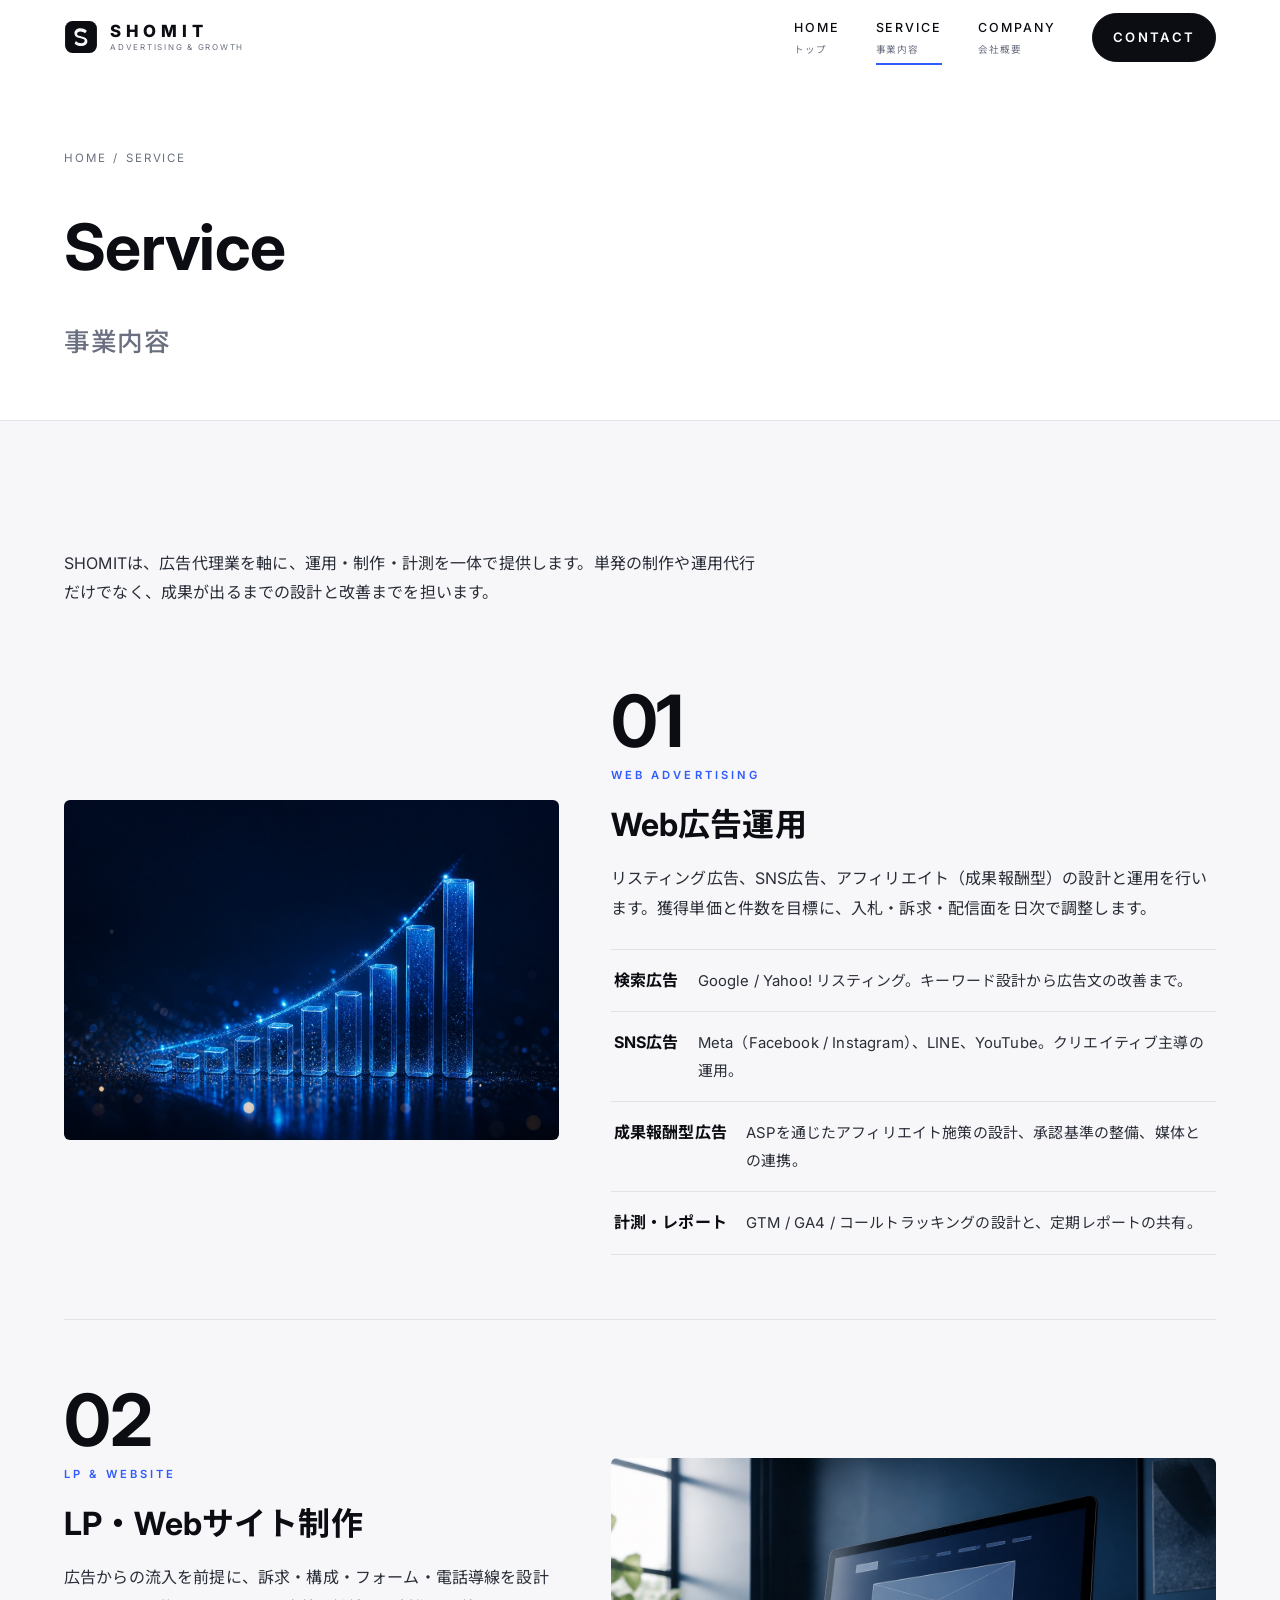
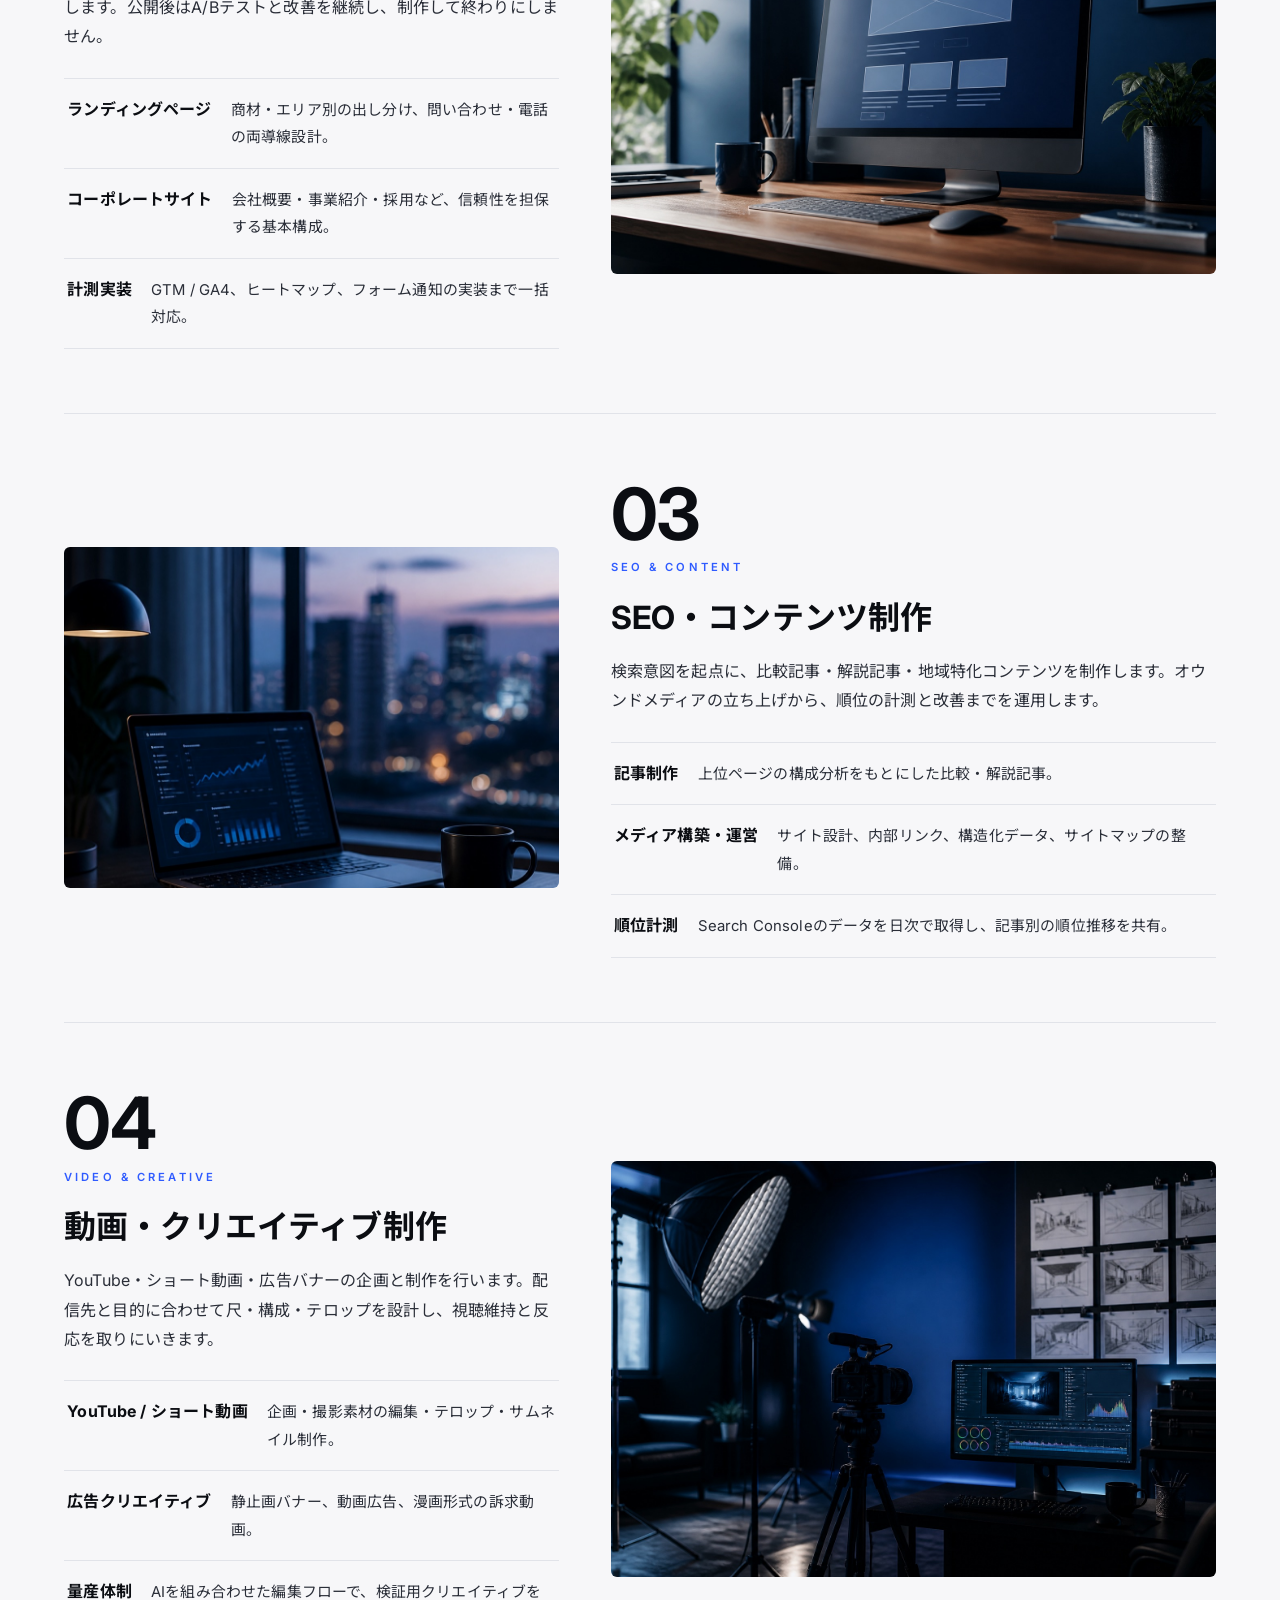
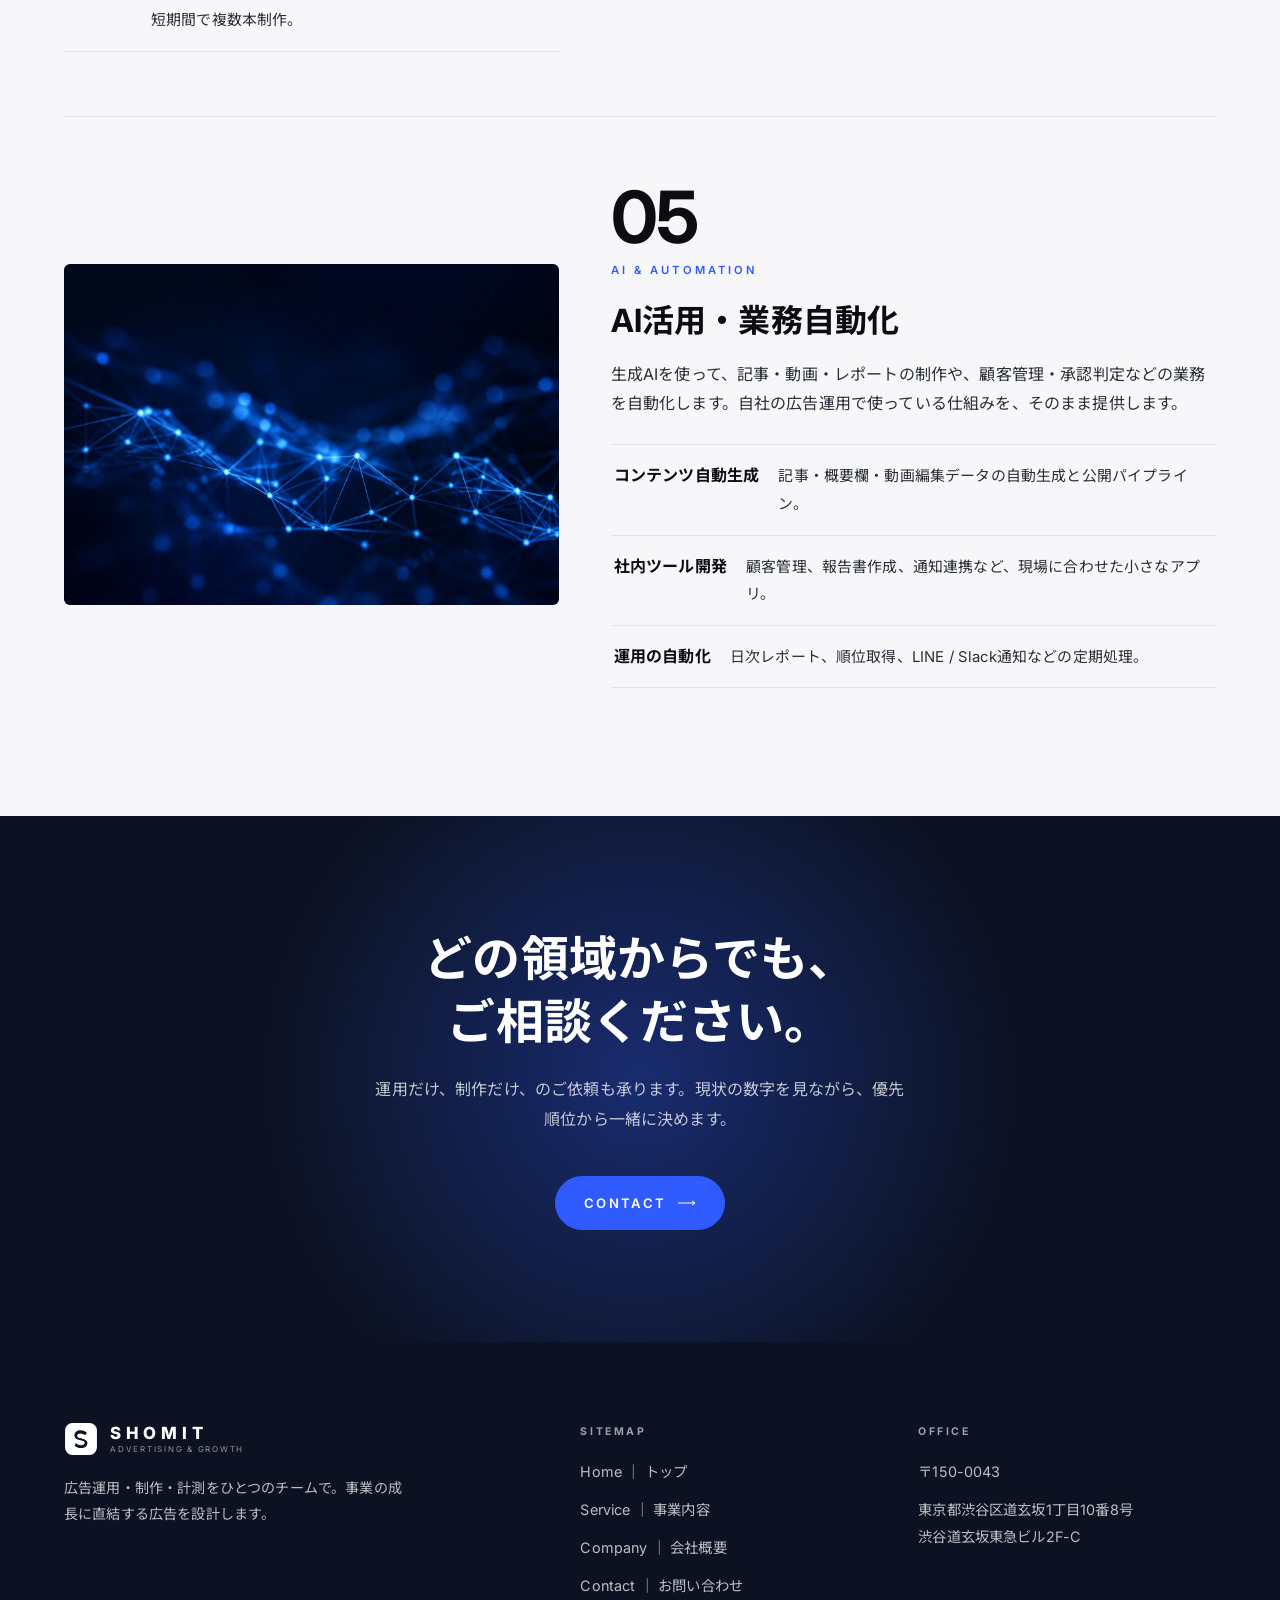
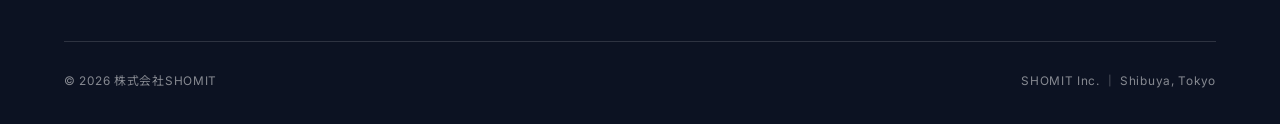
<file: service.html>
<!DOCTYPE html>
<html lang="ja">
<head>
<meta charset="UTF-8">
<meta name="viewport" content="width=device-width, initial-scale=1.0">
<title>事業内容 ｜ 株式会社SHOMIT</title>
<meta name="description" content="Web広告運用、LP・Webサイト制作、SEO・コンテンツ制作、動画・クリエイティブ制作、AI活用・業務自動化。SHOMITの事業内容をご紹介します。">
<link rel="canonical" href="https://shomit.biz/service.html">
<meta property="og:title" content="事業内容 ｜ 株式会社SHOMIT">
<meta property="og:description" content="Web広告運用、LP・Webサイト制作、SEO・コンテンツ制作、動画・クリエイティブ制作、AI活用・業務自動化。SHOMITの事業内容をご紹介します。">
<meta property="og:url" content="https://shomit.biz/service.html">
<link rel="preconnect" href="https://fonts.googleapis.com">
<link rel="preconnect" href="https://fonts.gstatic.com" crossorigin>
<link href="https://fonts.googleapis.com/css2?family=Inter:wght@400;500;600;700;800&family=Noto+Sans+JP:wght@400;500;700&display=swap" rel="stylesheet">
<link rel="stylesheet" href="assets/css/style.css">
<link rel="icon" href="assets/img/logo-mark.svg" type="image/svg+xml">
<meta property="og:site_name" content="株式会社SHOMIT">
<meta property="og:type" content="website">
<meta property="og:image" content="https://shomit.biz/assets/img/hero.jpg">
<meta name="twitter:card" content="summary_large_image">
</head>
<body>

<header class="header" id="header">
  <div class="header__inner">
    <a href="index.html" class="logo" aria-label="SHOMIT ホーム">
      <svg class="logo__mark" viewBox="0 0 64 64" aria-hidden="true"><rect x="2" y="2" width="60" height="60" rx="14" fill="currentColor"/><path d="M20 44c3 3.2 7.4 5 12.4 5 7 0 11.6-3.6 11.6-9 0-5.2-3.6-7.4-10.6-9l-3.2-.7c-4-.9-5.6-2-5.6-4.4 0-2.6 2.4-4.4 6.2-4.4 3.4 0 6.4 1.3 8.8 3.6l3.4-4.6C40.2 17.3 36.2 15.6 31.3 15.6c-7 0-11.7 3.9-11.7 9.4 0 5.3 3.6 7.6 10.2 9.1l3.2.7c4.2.9 5.9 2 5.9 4.4 0 2.8-2.6 4.6-6.6 4.6-3.9 0-7.5-1.7-9.9-4.3L20 44z"/></svg>
      <span class="logo__text"><span class="logo__name">SHOMIT</span><span class="logo__tag">advertising &amp; growth</span></span>
    </a>
    <button class="nav-toggle" id="navToggle" aria-label="メニュー" aria-expanded="false"><span></span><span></span><span></span></button>
    <nav class="nav" id="nav">
      <a class="nav__link" href="index.html">Home<i>トップ</i></a>
      <a class="nav__link" href="service.html" aria-current="page">Service<i>事業内容</i></a>
      <a class="nav__link" href="company.html">Company<i>会社概要</i></a>
      <span class="nav__cta"><a class="btn" href="contact.html">Contact</a></span>
    </nav>
  </div>
</header>

<section class="page-hero">
  <div class="container">
    <p class="crumb"><a href="index.html">Home</a><span>/</span>Service</p>
    <h1 class="page-hero__title">Service<span class="jp">事業内容</span></h1>
  </div>
</section>

<section class="section">
  <div class="container">
    <p class="lead" data-reveal>SHOMITは、広告代理業を軸に、運用・制作・計測を一体で提供します。単発の制作や運用代行だけでなく、成果が出るまでの設計と改善までを担います。</p>
    <div class="works" style="margin-top:clamp(3rem,6vw,5rem);">

      <article class="work" data-reveal>
        <div class="work__media"><img src="assets/img/ads.jpg" alt="" width="1536" height="1024" loading="lazy"></div>
        <div class="work__body">
          <div class="work__no">01<small>Web Advertising</small></div>
          <h3 class="work__title">Web広告運用</h3>
          <p class="work__lead">リスティング広告、SNS広告、アフィリエイト（成果報酬型）の設計と運用を行います。獲得単価と件数を目標に、入札・訴求・配信面を日次で調整します。</p>
          <ul class="flist">
            <li><b>検索広告</b><span>Google / Yahoo! リスティング。キーワード設計から広告文の改善まで。</span></li>
            <li><b>SNS広告</b><span>Meta（Facebook / Instagram）、LINE、YouTube。クリエイティブ主導の運用。</span></li>
            <li><b>成果報酬型広告</b><span>ASPを通じたアフィリエイト施策の設計、承認基準の整備、媒体との連携。</span></li>
            <li><b>計測・レポート</b><span>GTM / GA4 / コールトラッキングの設計と、定期レポートの共有。</span></li>
          </ul>
        </div>
      </article>

      <article class="work work--reverse" data-reveal>
        <div class="work__media"><img src="assets/img/web.jpg" alt="" width="1536" height="1024" loading="lazy"></div>
        <div class="work__body">
          <div class="work__no">02<small>LP &amp; Website</small></div>
          <h3 class="work__title">LP・Webサイト制作</h3>
          <p class="work__lead">広告からの流入を前提に、訴求・構成・フォーム・電話導線を設計します。公開後はA/Bテストと改善を継続し、制作して終わりにしません。</p>
          <ul class="flist">
            <li><b>ランディングページ</b><span>商材・エリア別の出し分け、問い合わせ・電話の両導線設計。</span></li>
            <li><b>コーポレートサイト</b><span>会社概要・事業紹介・採用など、信頼性を担保する基本構成。</span></li>
            <li><b>計測実装</b><span>GTM / GA4、ヒートマップ、フォーム通知の実装まで一括対応。</span></li>
          </ul>
        </div>
      </article>

      <article class="work" data-reveal>
        <div class="work__media"><img src="assets/img/intro.jpg" alt="" width="1024" height="1536" loading="lazy"></div>
        <div class="work__body">
          <div class="work__no">03<small>SEO &amp; Content</small></div>
          <h3 class="work__title">SEO・コンテンツ制作</h3>
          <p class="work__lead">検索意図を起点に、比較記事・解説記事・地域特化コンテンツを制作します。オウンドメディアの立ち上げから、順位の計測と改善までを運用します。</p>
          <ul class="flist">
            <li><b>記事制作</b><span>上位ページの構成分析をもとにした比較・解説記事。</span></li>
            <li><b>メディア構築・運営</b><span>サイト設計、内部リンク、構造化データ、サイトマップの整備。</span></li>
            <li><b>順位計測</b><span>Search Consoleのデータを日次で取得し、記事別の順位推移を共有。</span></li>
          </ul>
        </div>
      </article>

      <article class="work work--reverse" data-reveal>
        <div class="work__media"><img src="assets/img/creative.jpg" alt="" width="1536" height="1024" loading="lazy"></div>
        <div class="work__body">
          <div class="work__no">04<small>Video &amp; Creative</small></div>
          <h3 class="work__title">動画・クリエイティブ制作</h3>
          <p class="work__lead">YouTube・ショート動画・広告バナーの企画と制作を行います。配信先と目的に合わせて尺・構成・テロップを設計し、視聴維持と反応を取りにいきます。</p>
          <ul class="flist">
            <li><b>YouTube / ショート動画</b><span>企画・撮影素材の編集・テロップ・サムネイル制作。</span></li>
            <li><b>広告クリエイティブ</b><span>静止画バナー、動画広告、漫画形式の訴求動画。</span></li>
            <li><b>量産体制</b><span>AIを組み合わせた編集フローで、検証用クリエイティブを短期間で複数本制作。</span></li>
          </ul>
        </div>
      </article>

      <article class="work" data-reveal>
        <div class="work__media"><img src="assets/img/ai.jpg" alt="" width="1536" height="1024" loading="lazy"></div>
        <div class="work__body">
          <div class="work__no">05<small>AI &amp; Automation</small></div>
          <h3 class="work__title">AI活用・業務自動化</h3>
          <p class="work__lead">生成AIを使って、記事・動画・レポートの制作や、顧客管理・承認判定などの業務を自動化します。自社の広告運用で使っている仕組みを、そのまま提供します。</p>
          <ul class="flist">
            <li><b>コンテンツ自動生成</b><span>記事・概要欄・動画編集データの自動生成と公開パイプライン。</span></li>
            <li><b>社内ツール開発</b><span>顧客管理、報告書作成、通知連携など、現場に合わせた小さなアプリ。</span></li>
            <li><b>運用の自動化</b><span>日次レポート、順位取得、LINE / Slack通知などの定期処理。</span></li>
          </ul>
        </div>
      </article>

    </div>
  </div>
</section>

<section class="cta">
  <div class="cta__glow"></div>
  <div class="container cta__inner">
    <h2 class="cta__t" data-reveal>どの領域からでも、<br>ご相談ください。</h2>
    <p class="cta__d" data-reveal data-delay="1">運用だけ、制作だけ、のご依頼も承ります。現状の数字を見ながら、優先順位から一緒に決めます。</p>
    <div class="cta__actions" data-reveal data-delay="2">
      <a class="btn btn--accent" href="contact.html">Contact <svg viewBox="0 0 18 6" fill="none"><path d="M0 3h17M14 1l3 2-3 2" stroke="currentColor"/></svg></a>
    </div>
  </div>
</section>

<footer class="footer">
  <div class="container">
    <div class="footer__top">
      <div class="footer__brand">
        <a href="index.html" class="logo">
          <svg class="logo__mark" viewBox="0 0 64 64" aria-hidden="true"><rect x="2" y="2" width="60" height="60" rx="14" fill="currentColor"/><path d="M20 44c3 3.2 7.4 5 12.4 5 7 0 11.6-3.6 11.6-9 0-5.2-3.6-7.4-10.6-9l-3.2-.7c-4-.9-5.6-2-5.6-4.4 0-2.6 2.4-4.4 6.2-4.4 3.4 0 6.4 1.3 8.8 3.6l3.4-4.6C40.2 17.3 36.2 15.6 31.3 15.6c-7 0-11.7 3.9-11.7 9.4 0 5.3 3.6 7.6 10.2 9.1l3.2.7c4.2.9 5.9 2 5.9 4.4 0 2.8-2.6 4.6-6.6 4.6-3.9 0-7.5-1.7-9.9-4.3L20 44z"/></svg>
          <span class="logo__text"><span class="logo__name">SHOMIT</span><span class="logo__tag">advertising &amp; growth</span></span>
        </a>
        <p class="footer__tagline">広告運用・制作・計測をひとつのチームで。事業の成長に直結する広告を設計します。</p>
      </div>
      <div class="footer__col">
        <h4>Sitemap</h4>
        <ul>
          <li><a href="index.html">Home ｜ トップ</a></li>
          <li><a href="service.html">Service ｜ 事業内容</a></li>
          <li><a href="company.html">Company ｜ 会社概要</a></li>
          <li><a href="contact.html">Contact ｜ お問い合わせ</a></li>
        </ul>
      </div>
      <div class="footer__col">
        <h4>Office</h4>
        <ul>
          <li>〒150-0043</li>
          <li>東京都渋谷区道玄坂1丁目10番8号<br>渋谷道玄坂東急ビル2F-C</li>
        </ul>
      </div>
    </div>
    <div class="footer__bottom">
      <span>&copy; 2026 株式会社SHOMIT</span>
      <span>SHOMIT Inc. ｜ Shibuya, Tokyo</span>
    </div>
  </div>
</footer>
<script src="assets/js/main.js"></script>
</body>
</html>
</file>
<file: assets/css/style.css>
/* =================================================================
   SHOMIT — advertising & growth  (Navy Editorial)
   ================================================================= */
:root {
  --ink: #0b0d12;
  --ink-2: #2a2e38;
  --mute: #6b7080;
  --mute-2: #9a9fae;
  --line: #e1e3e9;
  --line-strong: #c6cad4;
  --bg: #f7f7f9;
  --bg-2: #eef0f4;
  --white: #ffffff;
  --navy: #0c1222;
  --accent: #2f5bff;
  --accent-2: #7fa0ff;

  --sans: "Inter", "Noto Sans JP", system-ui, sans-serif;
  --jp: "Noto Sans JP", sans-serif;
  --maxw: 1280px;
  --gutter: clamp(20px, 5vw, 72px);
  --header-h: 76px;
  --ease: cubic-bezier(0.22, 1, 0.36, 1);
}

*, *::before, *::after { box-sizing: border-box; margin: 0; padding: 0; }
html { -webkit-text-size-adjust: 100%; scroll-behavior: smooth; }
body { font-family: var(--sans); color: var(--ink); background: var(--bg); line-height: 1.85; font-size: 16px; letter-spacing: 0.01em; -webkit-font-smoothing: antialiased; overflow-x: hidden; }
img { max-width: 100%; height: auto; display: block; }
a { color: inherit; text-decoration: none; }
ul { list-style: none; }
[hidden] { display: none !important; }

/* ---------- Utilities ---------- */
.container { width: 100%; max-width: var(--maxw); margin-inline: auto; padding-inline: var(--gutter); }
.label { font-size: 0.72rem; letter-spacing: 0.32em; text-transform: uppercase; color: var(--mute); font-weight: 500; display: inline-flex; align-items: center; gap: 0.9em; }
.label::before { content: ""; width: 26px; height: 2px; background: var(--accent); }
.label--plain::before { display: none; }
.h-sec { font-weight: 700; line-height: 1.35; letter-spacing: 0.01em; font-size: clamp(1.7rem, 4vw, 2.9rem); }
.jp { font-family: var(--jp); }
.lead { color: var(--ink-2); max-width: 44em; }
.muted { color: var(--mute); }
.accent { color: var(--accent); }

.btn { display: inline-flex; align-items: center; gap: 0.9em; padding: 1.05em 2.1em; font-size: 0.82rem; letter-spacing: 0.18em; text-transform: uppercase; font-weight: 600; border: 1px solid var(--ink); background: var(--ink); color: var(--white); border-radius: 999px; transition: background 0.4s var(--ease), color 0.4s var(--ease), border-color 0.4s var(--ease), transform 0.4s var(--ease); cursor: pointer; }
.btn svg { width: 18px; height: 6px; transition: transform 0.4s var(--ease); }
.btn:hover { background: var(--accent); border-color: var(--accent); color: var(--white); }
.btn:hover svg { transform: translateX(5px); }
.btn--ghost { background: transparent; color: var(--ink); }
.btn--ghost:hover { background: var(--ink); border-color: var(--ink); }
.btn--accent { background: var(--accent); border-color: var(--accent); color: var(--white); }
.btn--accent:hover { background: var(--white); color: var(--ink); border-color: var(--white); }
.btn--ghost-light { background: transparent; color: var(--white); border-color: rgba(255,255,255,0.45); }
.btn--ghost-light:hover { background: var(--white); color: var(--ink); border-color: var(--white); }

/* ---------- Logo ---------- */
.logo { display: flex; align-items: center; gap: 0.75rem; color: var(--ink); }
.logo__mark { width: 34px; height: 34px; flex: none; }
.logo__mark path { fill: var(--bg); }
.header.on-dark:not(.is-scrolled) .logo__mark path { fill: var(--navy); }
.footer .logo__mark path { fill: var(--navy); }
.logo__text { display: flex; flex-direction: column; line-height: 1; }
.logo__name { font-weight: 800; font-size: 1.05rem; letter-spacing: 0.3em; }
.logo__tag { font-size: 0.5rem; letter-spacing: 0.22em; text-transform: uppercase; color: var(--mute); margin-top: 0.4em; }

/* ---------- Header ---------- */
.header { position: fixed; inset: 0 0 auto 0; height: var(--header-h); z-index: 90; display: flex; align-items: center; border-bottom: 1px solid transparent; transition: background 0.4s var(--ease), border-color 0.4s var(--ease), height 0.4s var(--ease); }
.header__inner { width: 100%; max-width: var(--maxw); margin-inline: auto; padding-inline: var(--gutter); display: flex; align-items: center; justify-content: space-between; }
.header.is-scrolled { background: rgba(247,247,249,0.88); backdrop-filter: blur(12px); border-color: var(--line); height: 64px; }
.header.on-dark:not(.is-scrolled) .logo { color: var(--white); }
.header.on-dark:not(.is-scrolled) .logo__tag { color: rgba(255,255,255,0.6); }
.header.on-dark:not(.is-scrolled) .nav__link { color: var(--white); }
.header.on-dark:not(.is-scrolled) .nav__link i { color: rgba(255,255,255,0.55); }
.header.on-dark:not(.is-scrolled) .nav-toggle span { background: var(--white); }
.header.on-dark:not(.is-scrolled) .nav__cta .btn { background: var(--white); color: var(--ink); border-color: var(--white); }
.header.on-dark:not(.is-scrolled) .nav__cta .btn:hover { background: var(--accent); color: var(--white); border-color: var(--accent); }

.nav { display: flex; align-items: center; gap: clamp(1.4rem, 2.8vw, 2.8rem); }
.nav__link { position: relative; font-size: 0.78rem; letter-spacing: 0.16em; text-transform: uppercase; padding: 0.4em 0; color: var(--ink); font-weight: 500; }
.nav__link i { font-style: normal; display: block; font-size: 0.6rem; letter-spacing: 0.1em; color: var(--mute); margin-top: 0.2em; text-transform: none; font-weight: 400; }
.nav__link::after { content: ""; position: absolute; left: 0; bottom: -1px; width: 0; height: 2px; background: var(--accent); transition: width 0.35s var(--ease); }
.nav__link:hover::after, .nav__link[aria-current="page"]::after { width: 100%; }
.nav__cta .btn { padding: 0.85em 1.5em; }
.nav-toggle { display: none; width: 42px; height: 42px; position: relative; background: none; border: 0; cursor: pointer; z-index: 110; }
.nav-toggle span { position: absolute; left: 9px; right: 9px; height: 1.8px; background: var(--ink); transition: 0.35s var(--ease); }
.nav-toggle span:nth-child(1) { top: 16px; }
.nav-toggle span:nth-child(2) { top: 21px; }
.nav-toggle span:nth-child(3) { top: 26px; }

/* ---------- Hero ---------- */
.hero { position: relative; min-height: 100svh; display: flex; align-items: flex-end; background: var(--navy); color: var(--white); overflow: hidden; }
.hero__media { position: absolute; inset: 0; }
.hero__media img { width: 100%; height: 100%; object-fit: cover; filter: brightness(0.62) saturate(1.05); transform: scale(1.04); animation: heroZoom 14s var(--ease) forwards; }
@keyframes heroZoom { to { transform: scale(1); } }
.hero__media::after { content: ""; position: absolute; inset: 0; background: linear-gradient(180deg, rgba(12,18,34,0.55), rgba(12,18,34,0.15) 40%, rgba(12,18,34,0.9)); }
.hero__glow { position: absolute; width: 60vw; height: 60vw; max-width: 760px; max-height: 760px; right: -16vw; top: -10vw; border-radius: 50%; background: radial-gradient(circle, rgba(47,91,255,0.45), transparent 62%); filter: blur(10px); pointer-events: none; }
.hero__inner { position: relative; z-index: 2; width: 100%; padding-bottom: clamp(3rem, 7vw, 6rem); padding-top: var(--header-h); }
.hero__index { font-size: 0.72rem; letter-spacing: 0.3em; color: rgba(255,255,255,0.65); text-transform: uppercase; }
.hero__title { font-weight: 700; line-height: 1.15; letter-spacing: -0.01em; font-size: clamp(2.3rem, 6.4vw, 5.2rem); margin-top: 1.2rem; }
.hero__title em { font-style: normal; color: var(--accent-2); }
.hero__meta { display: flex; justify-content: space-between; align-items: flex-end; gap: 2rem; border-top: 1px solid rgba(255,255,255,0.22); padding-top: 1.4rem; margin-top: 2.4rem; }
.hero__sub { max-width: 32em; color: rgba(255,255,255,0.8); font-size: 0.98rem; }
.hero__actions { display: flex; gap: 1rem; flex-wrap: wrap; }
.hero__scrollnote { position: absolute; left: var(--gutter); top: 50%; transform: rotate(180deg); writing-mode: vertical-rl; font-size: 0.62rem; letter-spacing: 0.3em; text-transform: uppercase; color: rgba(255,255,255,0.55); z-index: 2; }

/* ---------- Marquee ---------- */
.marquee { border-block: 1px solid var(--line); overflow: hidden; padding: 1.1rem 0; background: var(--bg); }
.marquee__track { display: inline-flex; gap: 3rem; white-space: nowrap; animation: marquee 30s linear infinite; will-change: transform; }
.marquee span { font-size: clamp(1.1rem, 2.6vw, 1.7rem); font-weight: 600; letter-spacing: 0.06em; color: var(--ink); display: inline-flex; align-items: center; gap: 3rem; }
.marquee span::after { content: "●"; font-size: 0.5em; color: var(--accent); }
@keyframes marquee { to { transform: translateX(-50%); } }

/* ---------- Sections ---------- */
.section { padding: clamp(5rem, 10vw, 9rem) 0; }
.section--bg2 { background: var(--bg-2); }
.section--dark { background: var(--navy); color: var(--white); }
.section--dark .lead { color: rgba(255,255,255,0.75); }
.section--dark .label { color: var(--mute-2); }
.section__head { display: grid; grid-template-columns: auto 1fr; gap: 1.4rem 2.4rem; align-items: end; margin-bottom: clamp(2.6rem, 5vw, 4.2rem); }
.section__head .idx { font-size: 0.72rem; letter-spacing: 0.28em; color: var(--mute); padding-bottom: 0.5rem; }

/* Stance */
.stance { display: grid; grid-template-columns: 1.1fr 0.9fr; gap: clamp(2.5rem, 6vw, 6rem); align-items: center; }
.stance__media { position: relative; }
.stance__media img { width: 100%; aspect-ratio: 4/5; object-fit: cover; border-radius: 6px; }
.stance__media::before { content: ""; position: absolute; inset: -14px; border: 1px solid var(--line-strong); border-radius: 10px; z-index: -1; }
.stance__no { font-size: 0.72rem; letter-spacing: 0.28em; color: var(--mute); }

/* Stats */
.stats { display: grid; grid-template-columns: repeat(3, 1fr); border: 1px solid var(--line); background: var(--white); border-radius: 8px; overflow: hidden; }
.stat { padding: clamp(1.6rem, 3vw, 2.4rem); border-right: 1px solid var(--line); }
.stat:last-child { border-right: 0; }
.stat__v { font-size: clamp(2rem, 4.5vw, 3.2rem); font-weight: 700; line-height: 1; letter-spacing: -0.02em; }
.stat__v small { font-size: 0.45em; margin-left: 0.2em; color: var(--mute); font-weight: 600; }
.stat__l { margin-top: 0.8rem; font-size: 0.86rem; color: var(--mute); }

/* Services (home cards) */
.svc-grid { display: grid; grid-template-columns: repeat(3, 1fr); gap: 1.2rem; }
.svc { background: var(--white); border: 1px solid var(--line); border-radius: 8px; padding: clamp(1.6rem, 3vw, 2.2rem); display: flex; flex-direction: column; gap: 1rem; transition: transform 0.5s var(--ease), box-shadow 0.5s var(--ease), border-color 0.5s var(--ease); }
.svc:hover { transform: translateY(-4px); box-shadow: 0 18px 40px rgba(12,18,34,0.08); border-color: var(--line-strong); }
.svc__no { font-size: 0.72rem; letter-spacing: 0.28em; color: var(--accent); font-weight: 600; }
.svc__t { font-weight: 700; font-size: 1.22rem; line-height: 1.4; }
.svc__d { color: var(--ink-2); font-size: 0.93rem; flex: 1; }
.svc__tags { display: flex; flex-wrap: wrap; gap: 0.5rem; }
.svc__tags li { font-size: 0.7rem; letter-spacing: 0.04em; background: var(--bg-2); padding: 0.4em 0.85em; border-radius: 999px; color: var(--ink-2); }

/* Works (service page) */
.works { display: grid; gap: clamp(2.5rem, 5vw, 4rem); }
.work { display: grid; grid-template-columns: 0.9fr 1.1fr; gap: clamp(1.8rem, 4vw, 4rem); align-items: center; padding-top: clamp(2.5rem, 5vw, 4rem); border-top: 1px solid var(--line); }
.work:first-child { border-top: 0; padding-top: 0; }
.work--reverse .work__media { order: 2; }
.work__media { overflow: hidden; border-radius: 6px; }
.work__media img { width: 100%; aspect-ratio: 16/11; object-fit: cover; transition: transform 0.8s var(--ease); }
.work:hover .work__media img { transform: scale(1.04); }
.work__no { font-size: clamp(2.4rem, 6vw, 4.5rem); font-weight: 700; line-height: 1; letter-spacing: -0.02em; color: var(--ink); }
.work__no small { display: block; font-size: 0.7rem; letter-spacing: 0.28em; text-transform: uppercase; color: var(--accent); margin-top: 0.8rem; font-weight: 600; }
.work__title { font-weight: 700; font-size: clamp(1.4rem, 3vw, 2rem); margin: 1.4rem 0 1rem; line-height: 1.4; }
.work__lead { color: var(--ink-2); }
.flist { margin-top: 1.6rem; display: grid; border-top: 1px solid var(--line); }
.flist li { display: grid; grid-template-columns: auto 1fr; gap: 1.2rem; padding: 1rem 0.2rem; border-bottom: 1px solid var(--line); align-items: baseline; }
.flist li b { font-weight: 700; white-space: nowrap; }
.flist li span { color: var(--ink-2); font-size: 0.93rem; }

/* Strengths */
.strengths { display: grid; grid-template-columns: repeat(3, 1fr); border: 1px solid rgba(255,255,255,0.16); border-radius: 8px; overflow: hidden; }
.strength { padding: clamp(1.8rem, 3vw, 2.6rem); border-right: 1px solid rgba(255,255,255,0.16); }
.strength:last-child { border-right: 0; }
.strength__no { font-size: 0.72rem; letter-spacing: 0.28em; color: var(--accent-2); font-weight: 600; }
.strength__t { font-weight: 700; font-size: 1.2rem; margin: 1.6rem 0 0.8rem; }
.strength__d { color: rgba(255,255,255,0.72); font-size: 0.92rem; }

/* Process */
.process { display: grid; grid-template-columns: repeat(4, 1fr); gap: 1rem; counter-reset: step; }
.step { position: relative; background: var(--white); border: 1px solid var(--line); border-radius: 8px; padding: 1.6rem 1.4rem 1.6rem; }
.step::before { counter-increment: step; content: "0" counter(step); font-size: 0.72rem; letter-spacing: 0.28em; color: var(--accent); font-weight: 600; }
.step__t { font-weight: 700; margin: 0.9rem 0 0.5rem; font-size: 1.05rem; }
.step__d { font-size: 0.88rem; color: var(--ink-2); }

/* Philosophy */
.philo { text-align: center; max-width: 42em; margin-inline: auto; }
.philo__big { font-weight: 700; line-height: 1.45; letter-spacing: 0.01em; font-size: clamp(1.8rem, 5vw, 3.2rem); }
.philo__d { margin-top: 2rem; color: var(--ink-2); }

/* Message */
.message { display: grid; grid-template-columns: 0.8fr 1.2fr; gap: clamp(2.5rem, 6vw, 5rem); align-items: start; }
.message__media img { width: 100%; aspect-ratio: 3/4; object-fit: cover; border-radius: 6px; }
.message__body p { color: var(--ink-2); margin-bottom: 1.3em; }
.message__body .em { color: var(--ink); font-size: 1.18rem; font-weight: 600; line-height: 1.7; }
.message__sign { margin-top: 2rem; padding-top: 1.4rem; border-top: 1px solid var(--line); display: flex; align-items: baseline; gap: 0.9em; }
.message__sign small { color: var(--mute); letter-spacing: 0.16em; text-transform: uppercase; font-size: 0.66rem; }
.message__sign strong { font-size: 1.3rem; font-weight: 700; letter-spacing: 0.14em; }

/* Info table */
.info { width: 100%; border-collapse: collapse; border-top: 1px solid var(--line); }
.info th, .info td { text-align: left; vertical-align: top; padding: 1.3rem 0.4rem; border-bottom: 1px solid var(--line); font-size: 0.95rem; }
.info th { width: 26%; font-weight: 700; letter-spacing: 0.08em; white-space: nowrap; }
.info td { color: var(--ink-2); }
.info td ul li { position: relative; padding-left: 1.2em; }
.info td ul li::before { content: ""; position: absolute; left: 0; top: 0.8em; width: 6px; height: 2px; background: var(--accent); }

/* Page hero */
.page-hero { padding: calc(var(--header-h) + 4.5rem) 0 3.5rem; border-bottom: 1px solid var(--line); background: var(--white); }
.page-hero__title { font-weight: 700; font-size: clamp(2.2rem, 6vw, 4rem); letter-spacing: -0.01em; margin-top: 1.2rem; }
.page-hero__title .jp { display: block; font-size: clamp(1.1rem, 3vw, 1.6rem); color: var(--mute); margin-top: 0.6rem; letter-spacing: 0.02em; font-weight: 500; }
.crumb { font-size: 0.72rem; letter-spacing: 0.16em; color: var(--mute); text-transform: uppercase; }
.crumb a:hover { color: var(--ink); }
.crumb span { margin: 0 0.6em; }

/* CTA */
.cta { background: var(--navy); color: var(--white); text-align: center; padding: clamp(4.5rem, 9vw, 7rem) 0; position: relative; overflow: hidden; }
.cta__glow { position: absolute; left: 50%; top: 50%; width: 70vw; height: 70vw; max-width: 900px; max-height: 900px; transform: translate(-50%, -50%); border-radius: 50%; background: radial-gradient(circle, rgba(47,91,255,0.35), transparent 60%); pointer-events: none; }
.cta__inner { position: relative; z-index: 2; }
.cta__t { font-weight: 700; font-size: clamp(1.7rem, 4.5vw, 3rem); line-height: 1.3; }
.cta__d { color: rgba(255,255,255,0.75); margin: 1.4rem auto 2.6rem; max-width: 34em; }
.cta__actions { display: flex; gap: 1rem; justify-content: center; flex-wrap: wrap; }

/* Contact */
.contact-grid { display: grid; grid-template-columns: 0.85fr 1.15fr; gap: clamp(2.5rem, 6vw, 5rem); align-items: start; }
.cinfo__item { padding: 1.3rem 0; border-bottom: 1px solid var(--line); }
.cinfo__item:first-child { border-top: 1px solid var(--line); }
.cinfo__l { font-size: 0.66rem; letter-spacing: 0.24em; text-transform: uppercase; color: var(--mute); }
.cinfo__v { font-size: 1.05rem; margin-top: 0.4em; }
.cinfo__v a:hover { color: var(--accent); }
.form { display: grid; gap: 1.4rem; }
.frow { display: grid; gap: 0.5rem; }
.frow--split { grid-template-columns: 1fr 1fr; gap: 1.4rem; }
.form label { font-size: 0.72rem; letter-spacing: 0.16em; text-transform: uppercase; font-weight: 600; }
.form label .req { color: var(--accent); margin-left: 0.4em; }
.form input, .form textarea, .form select { font-family: inherit; font-size: 0.98rem; padding: 0.9em 1em; border: 1px solid var(--line-strong); background: var(--white); color: var(--ink); border-radius: 6px; transition: border-color 0.3s var(--ease), box-shadow 0.3s var(--ease); }
.form input:focus, .form textarea:focus, .form select:focus { outline: none; border-color: var(--accent); box-shadow: 0 0 0 3px rgba(47,91,255,0.15); }
.form textarea { resize: vertical; min-height: 150px; }
.form__note { font-size: 0.78rem; color: var(--mute); }
.form__submit { justify-self: start; }
.form__msg { display: none; padding: 1rem 1.2rem; border: 1px solid var(--accent); border-radius: 6px; font-size: 0.9rem; background: var(--white); }
.form__msg.is-show { display: block; }
.form__pending { padding: 1.4rem; border: 1px dashed var(--line-strong); border-radius: 8px; color: var(--mute); font-size: 0.92rem; }

/* Footer */
.footer { background: var(--navy); color: rgba(255,255,255,0.72); padding: clamp(3.5rem, 7vw, 5rem) 0 2rem; }
.footer__top { display: grid; grid-template-columns: 1.6fr 1fr 1fr; gap: 2.5rem; padding-bottom: 2.6rem; border-bottom: 1px solid rgba(255,255,255,0.14); }
.footer .logo { color: var(--white); }
.footer .logo__tag { color: rgba(255,255,255,0.55); }
.footer__tagline { margin-top: 1.2rem; font-size: 0.88rem; max-width: 24em; }
.footer__col h4 { font-size: 0.66rem; letter-spacing: 0.24em; text-transform: uppercase; color: var(--mute-2); margin-bottom: 1.1rem; }
.footer__col ul { display: grid; gap: 0.7rem; }
.footer__col a, .footer__col li { font-size: 0.9rem; }
.footer__col a:hover { color: var(--white); }
.footer__bottom { display: flex; justify-content: space-between; gap: 1rem; flex-wrap: wrap; padding-top: 1.8rem; font-size: 0.74rem; letter-spacing: 0.06em; color: rgba(255,255,255,0.5); }

/* Reveal */
[data-reveal] { opacity: 0; transform: translateY(26px); transition: opacity 1s var(--ease), transform 1s var(--ease); }
[data-reveal].is-in { opacity: 1; transform: none; }
[data-reveal][data-delay="1"] { transition-delay: 0.1s; }
[data-reveal][data-delay="2"] { transition-delay: 0.2s; }
[data-reveal][data-delay="3"] { transition-delay: 0.3s; }

/* Responsive */
@media (max-width: 960px) {
  .stance, .work, .work--reverse, .message, .contact-grid { grid-template-columns: 1fr; }
  .work--reverse .work__media { order: 0; }
  .svc-grid { grid-template-columns: 1fr 1fr; }
  .process { grid-template-columns: 1fr 1fr; }
  .strengths { grid-template-columns: 1fr; }
  .strength { border-right: 0; border-bottom: 1px solid rgba(255,255,255,0.16); }
  .strength:last-child { border-bottom: 0; }
  .footer__top { grid-template-columns: 1fr 1fr; }
  .message__media { max-width: 320px; }
  .hero__meta { flex-direction: column; align-items: flex-start; gap: 1.6rem; }
}
@media (max-width: 680px) {
  .nav-toggle { display: block; }
  .nav { position: fixed; inset: 0; flex-direction: column; align-items: stretch; justify-content: flex-start; gap: 0; padding: calc(var(--header-h) + 1.4rem) var(--gutter) 2.4rem; background: var(--bg); transform: translateX(100%); transition: transform 0.5s var(--ease); overflow-y: auto; }
  .nav.is-open { transform: none; }
  .nav__link { color: var(--ink) !important; font-size: 1.4rem; font-weight: 700; letter-spacing: 0.04em; text-transform: none; padding: 1.15rem 0.1rem; border-bottom: 1px solid var(--line); display: flex; align-items: baseline; gap: 0.8em; }
  .nav__link::after { content: none; }
  .nav__link i { display: inline; font-size: 0.66rem; letter-spacing: 0.2em; text-transform: uppercase; color: var(--mute) !important; margin: 0; }
  .nav__cta { margin-top: 1.8rem; }
  .nav__cta .btn { width: 100%; justify-content: center; padding: 1.1em; background: var(--ink) !important; color: var(--white) !important; border-color: var(--ink) !important; }
  .nav-toggle[aria-expanded="true"] span { background: var(--ink) !important; }
  .nav-toggle[aria-expanded="true"] span:nth-child(1) { top: 21px; transform: rotate(45deg); }
  .nav-toggle[aria-expanded="true"] span:nth-child(2) { opacity: 0; }
  .nav-toggle[aria-expanded="true"] span:nth-child(3) { top: 21px; transform: rotate(-45deg); }
  .footer__top, .svc-grid, .process, .stats { grid-template-columns: 1fr; }
  .stat { border-right: 0; border-bottom: 1px solid var(--line); }
  .stat:last-child { border-bottom: 0; }
  .frow--split { grid-template-columns: 1fr; }
  .section__head { grid-template-columns: 1fr; }
  .hero__scrollnote { display: none; }
}
@media (prefers-reduced-motion: reduce) {
  [data-reveal] { opacity: 1; transform: none; transition: none; }
  .marquee__track { animation: none; }
  .hero__media img { animation: none; transform: none; }
}
</file>
